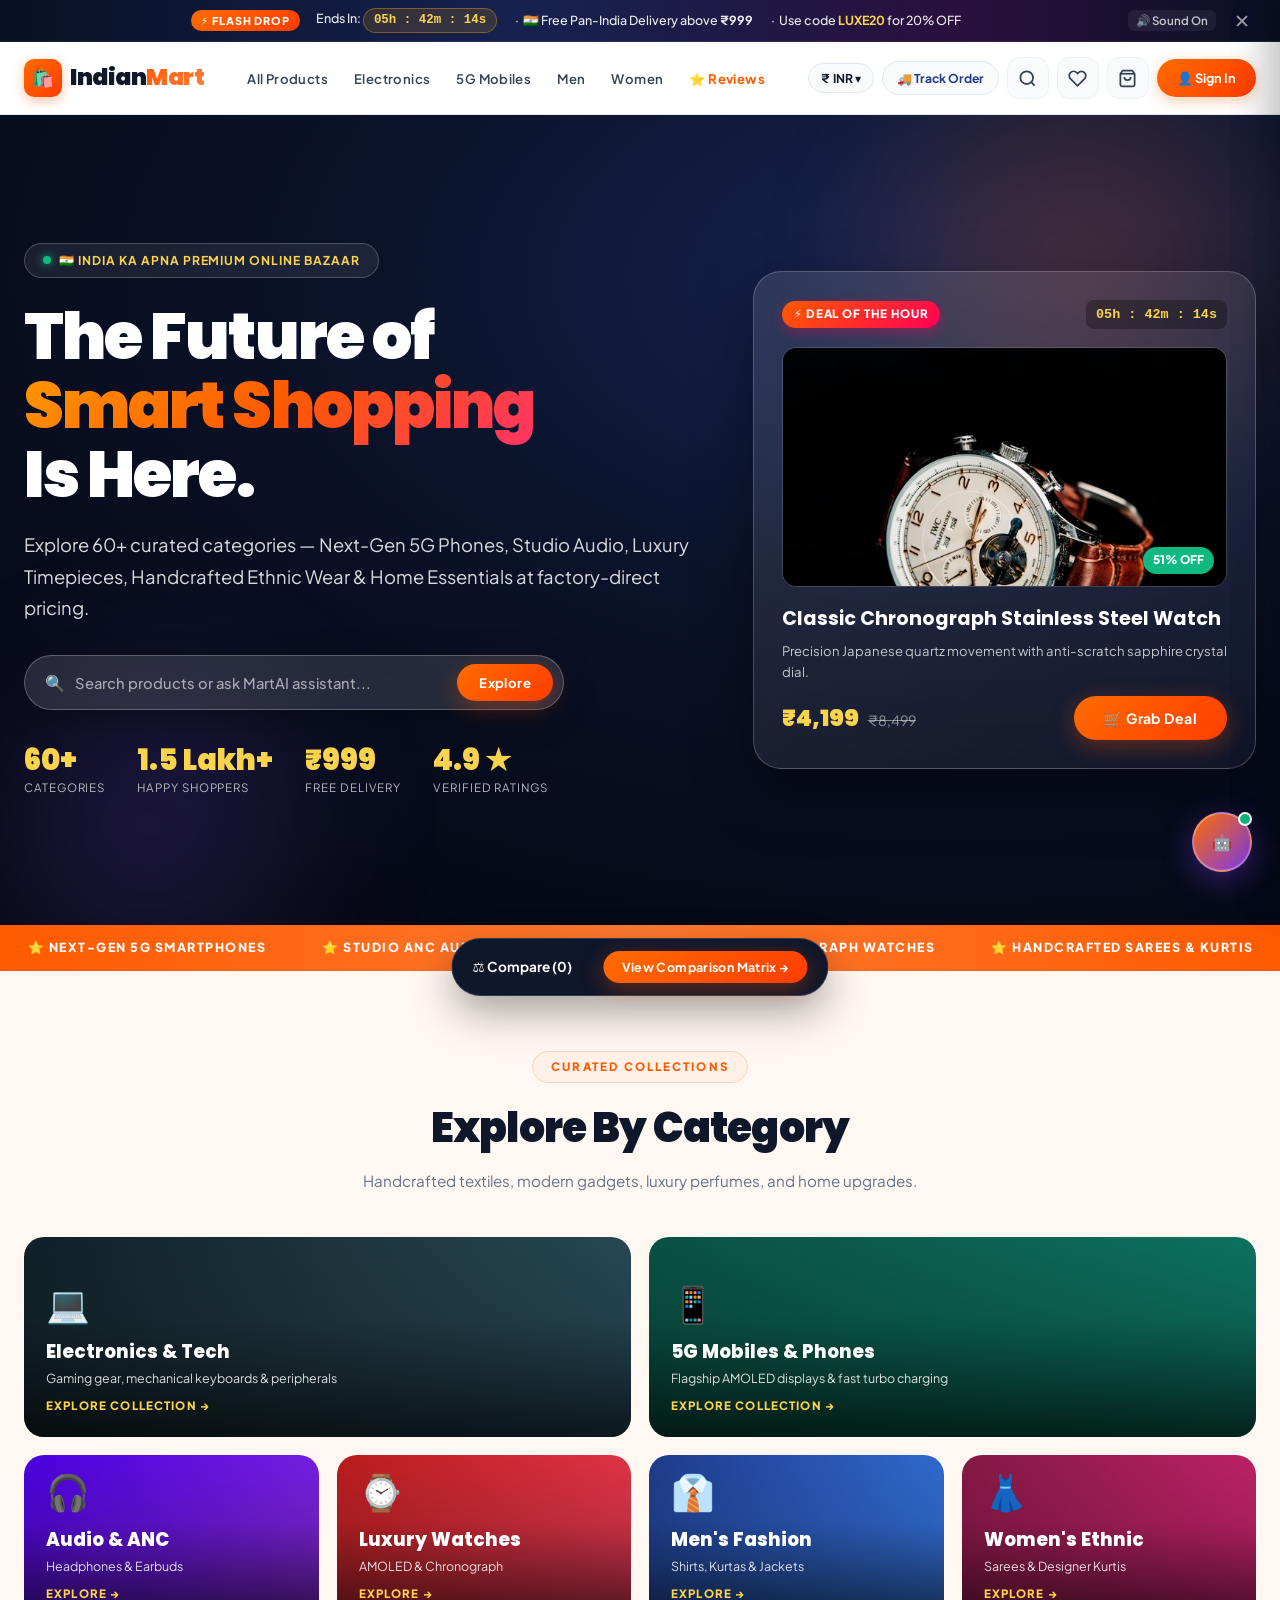
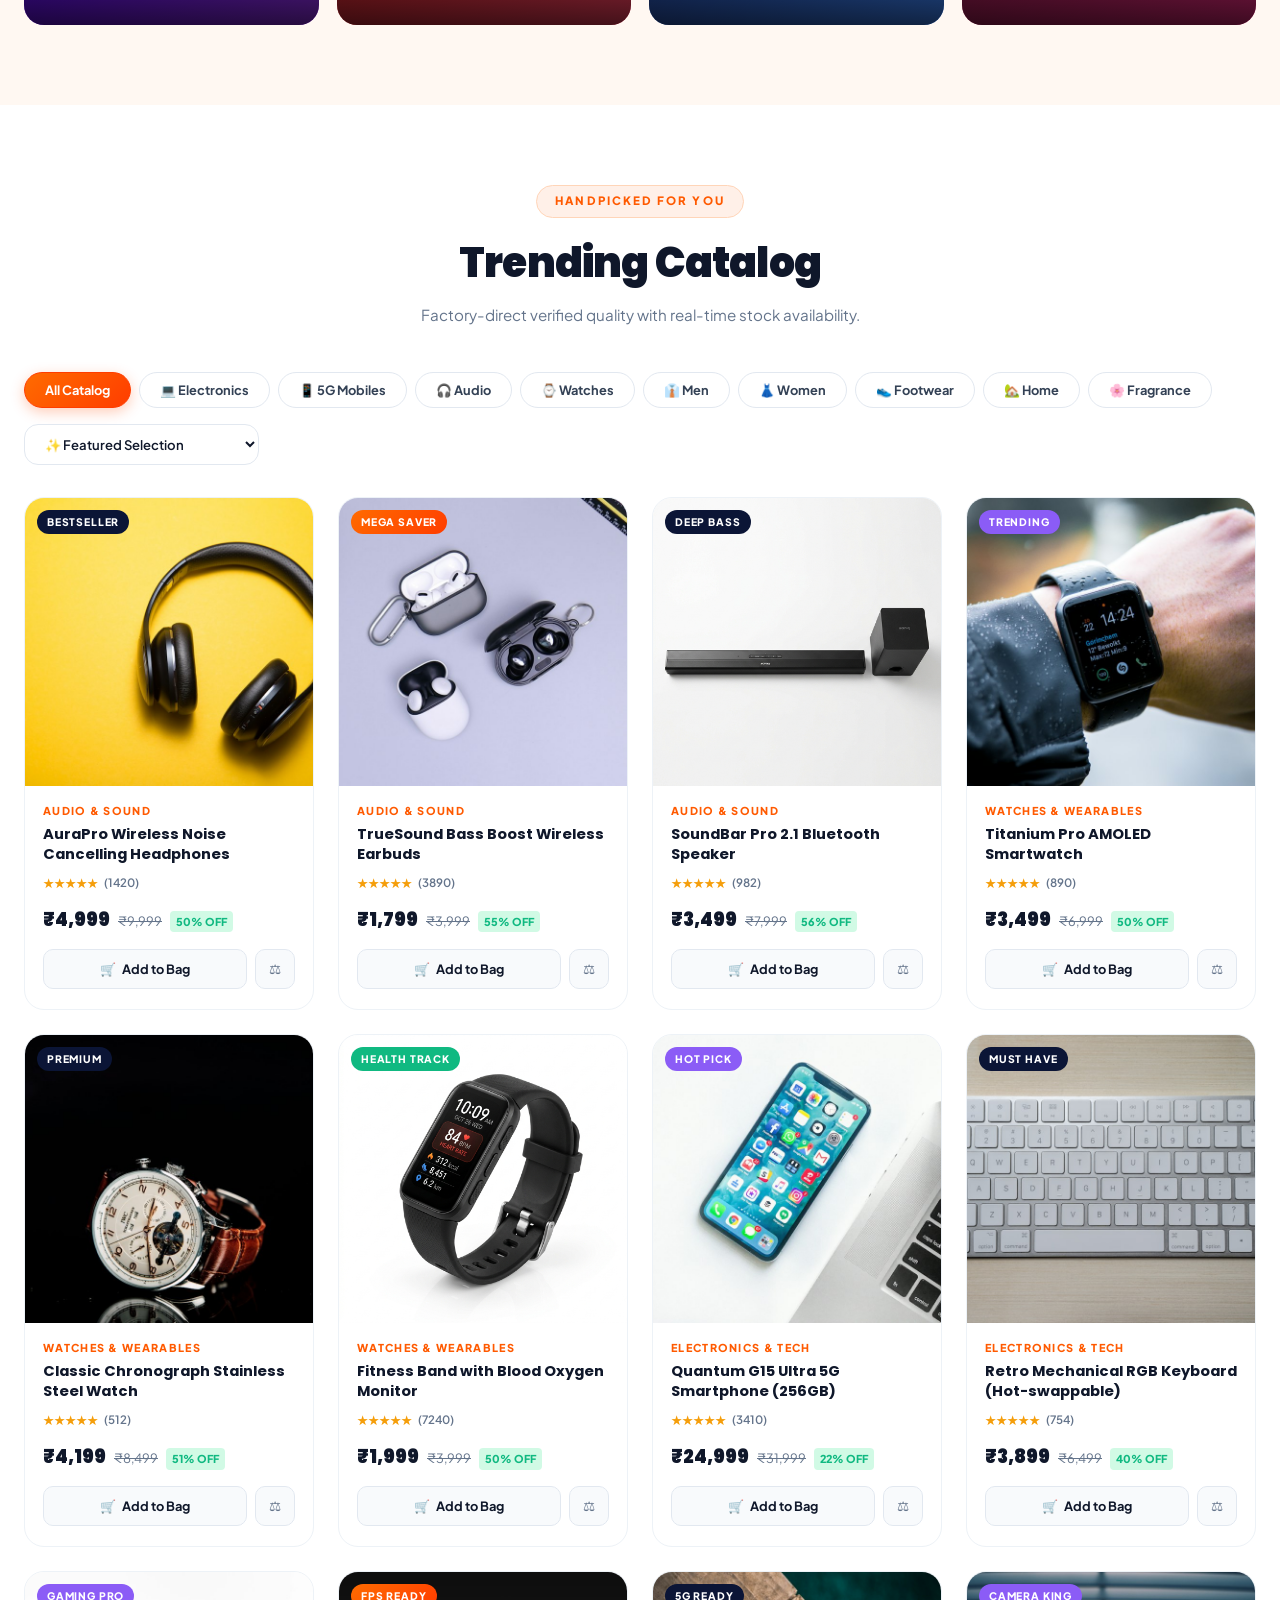
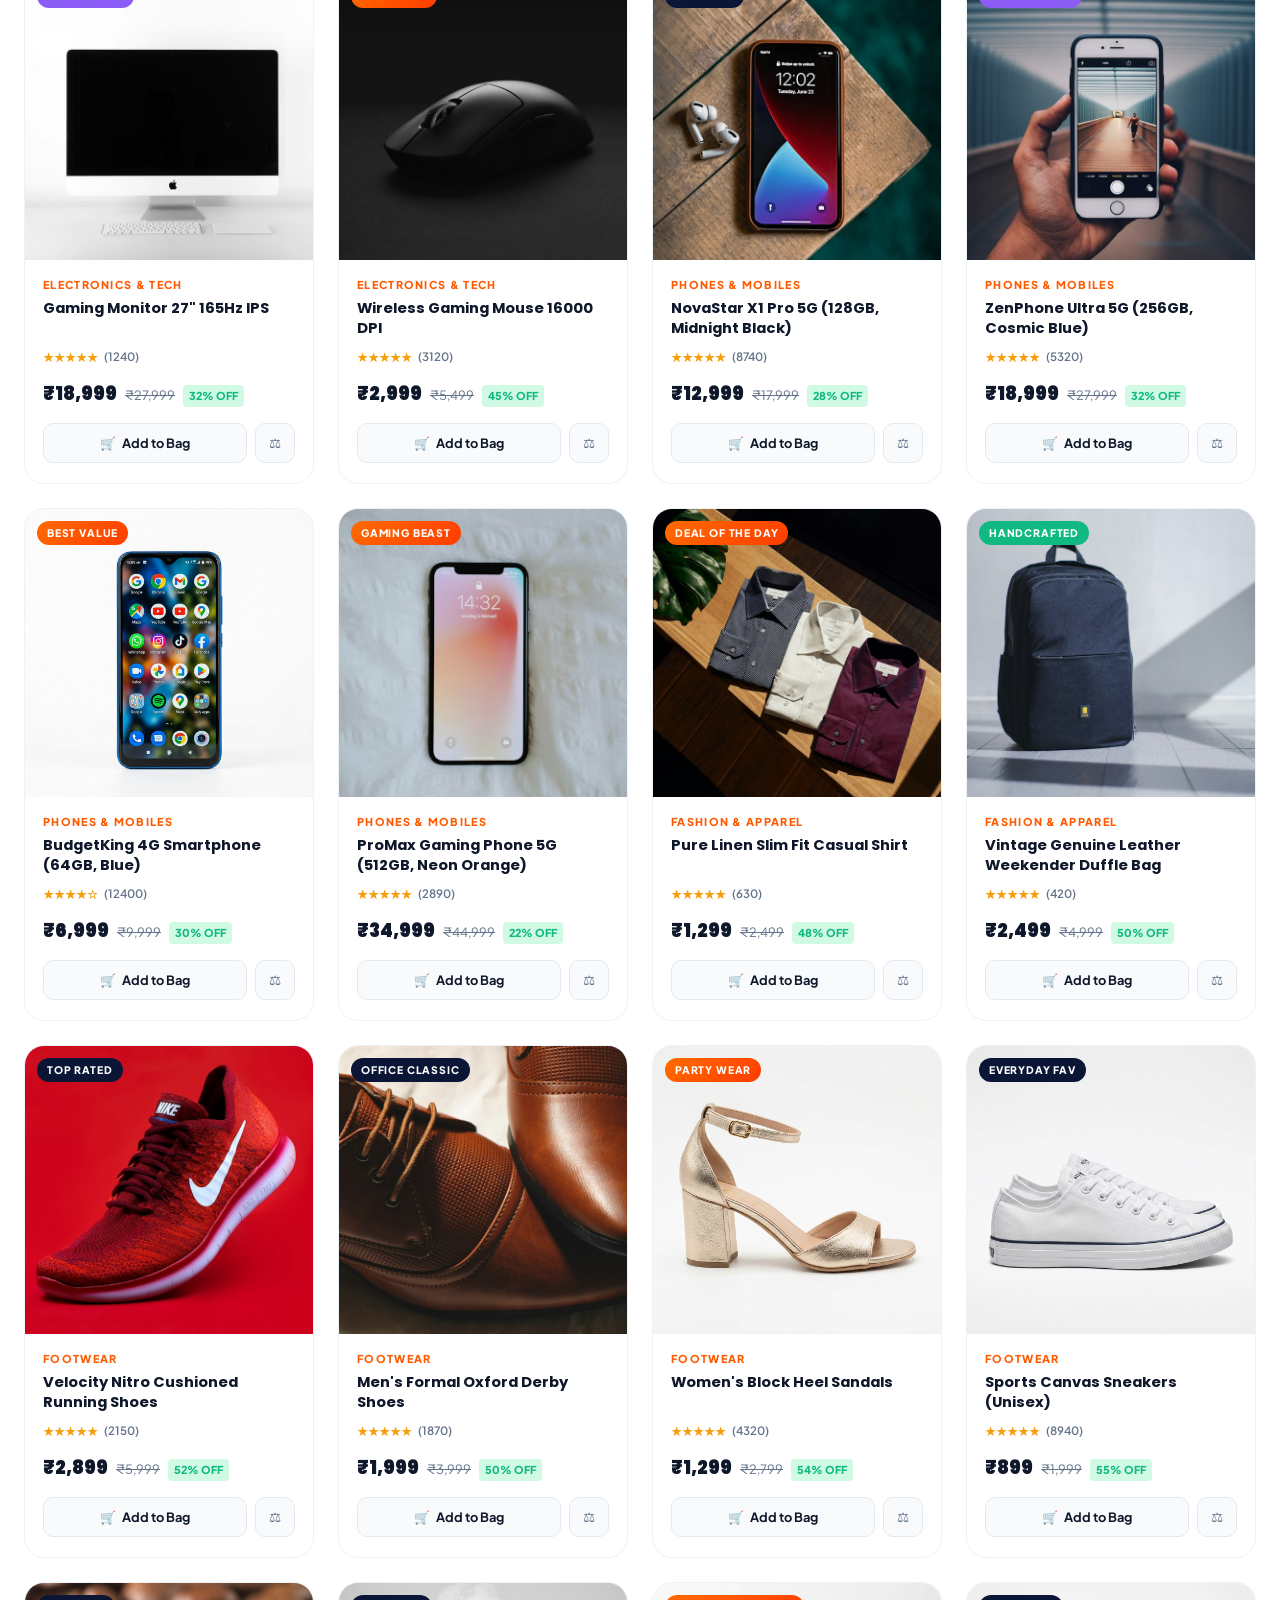
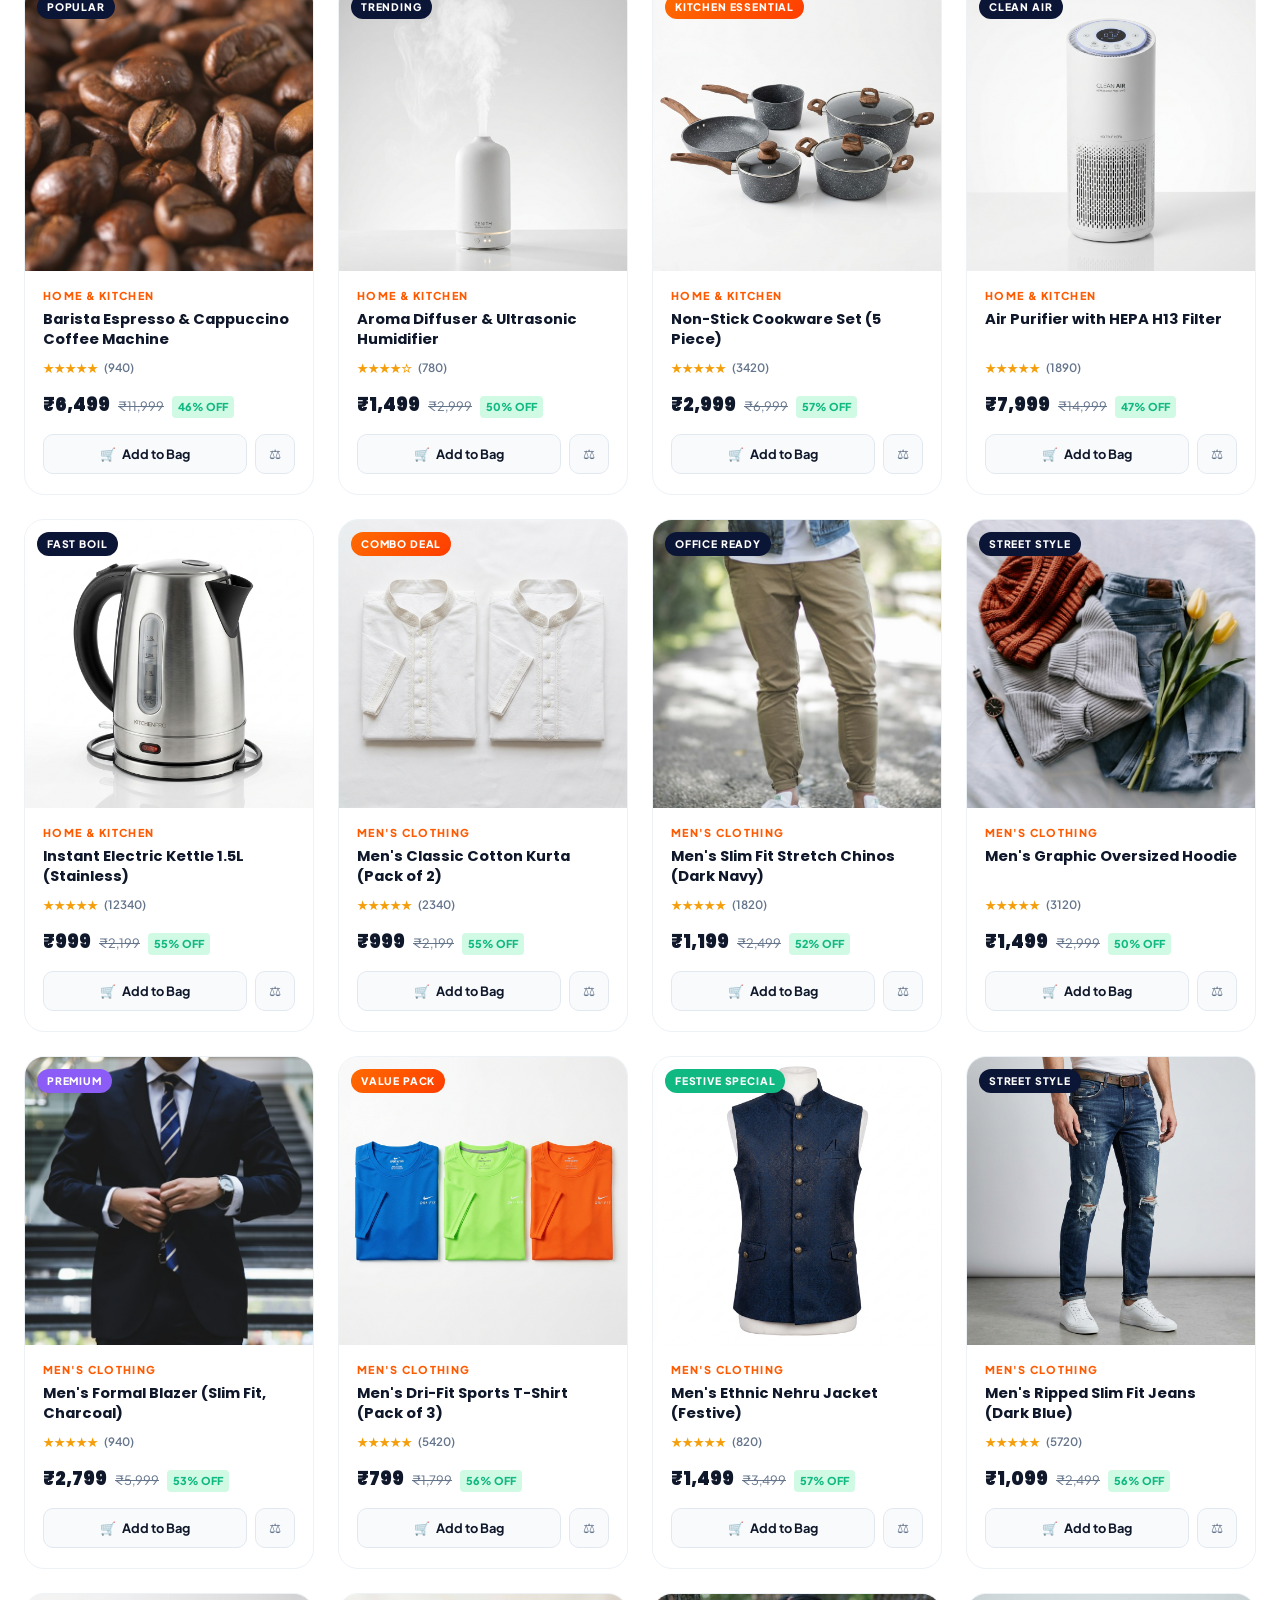
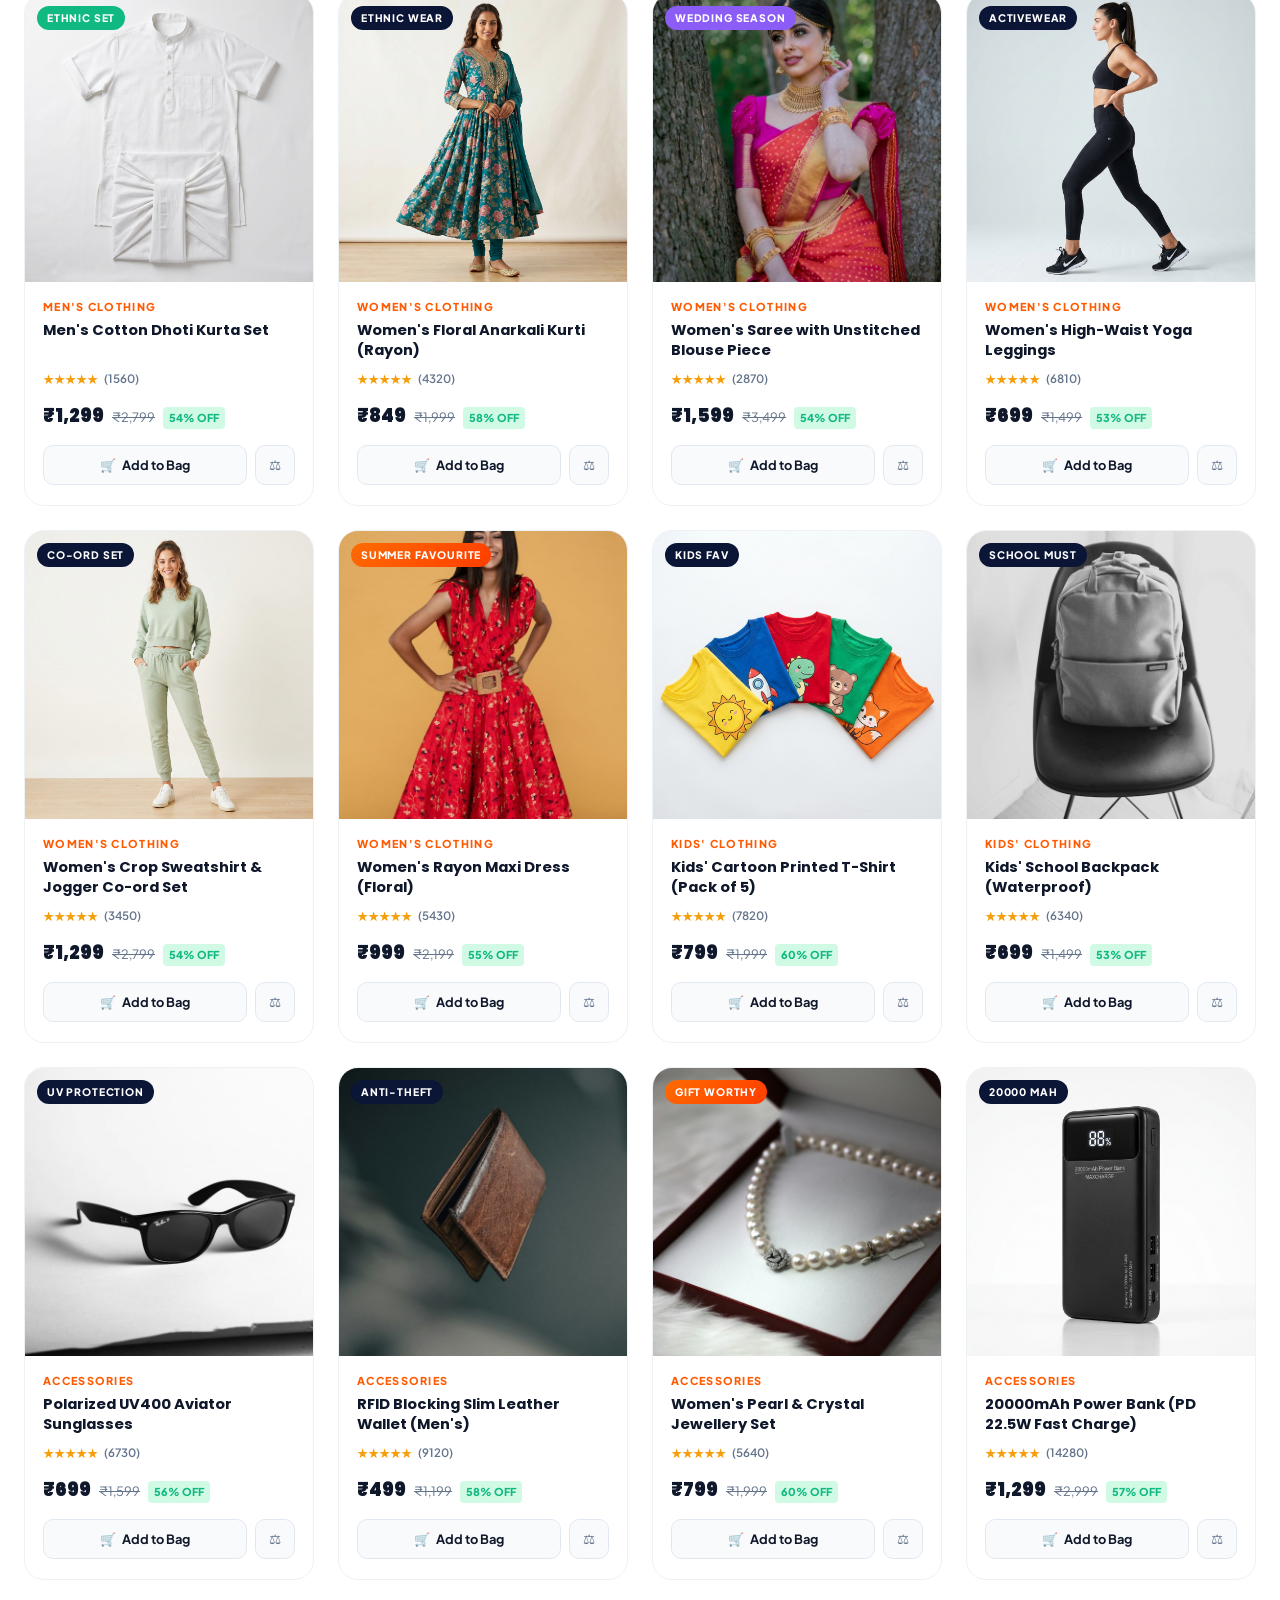
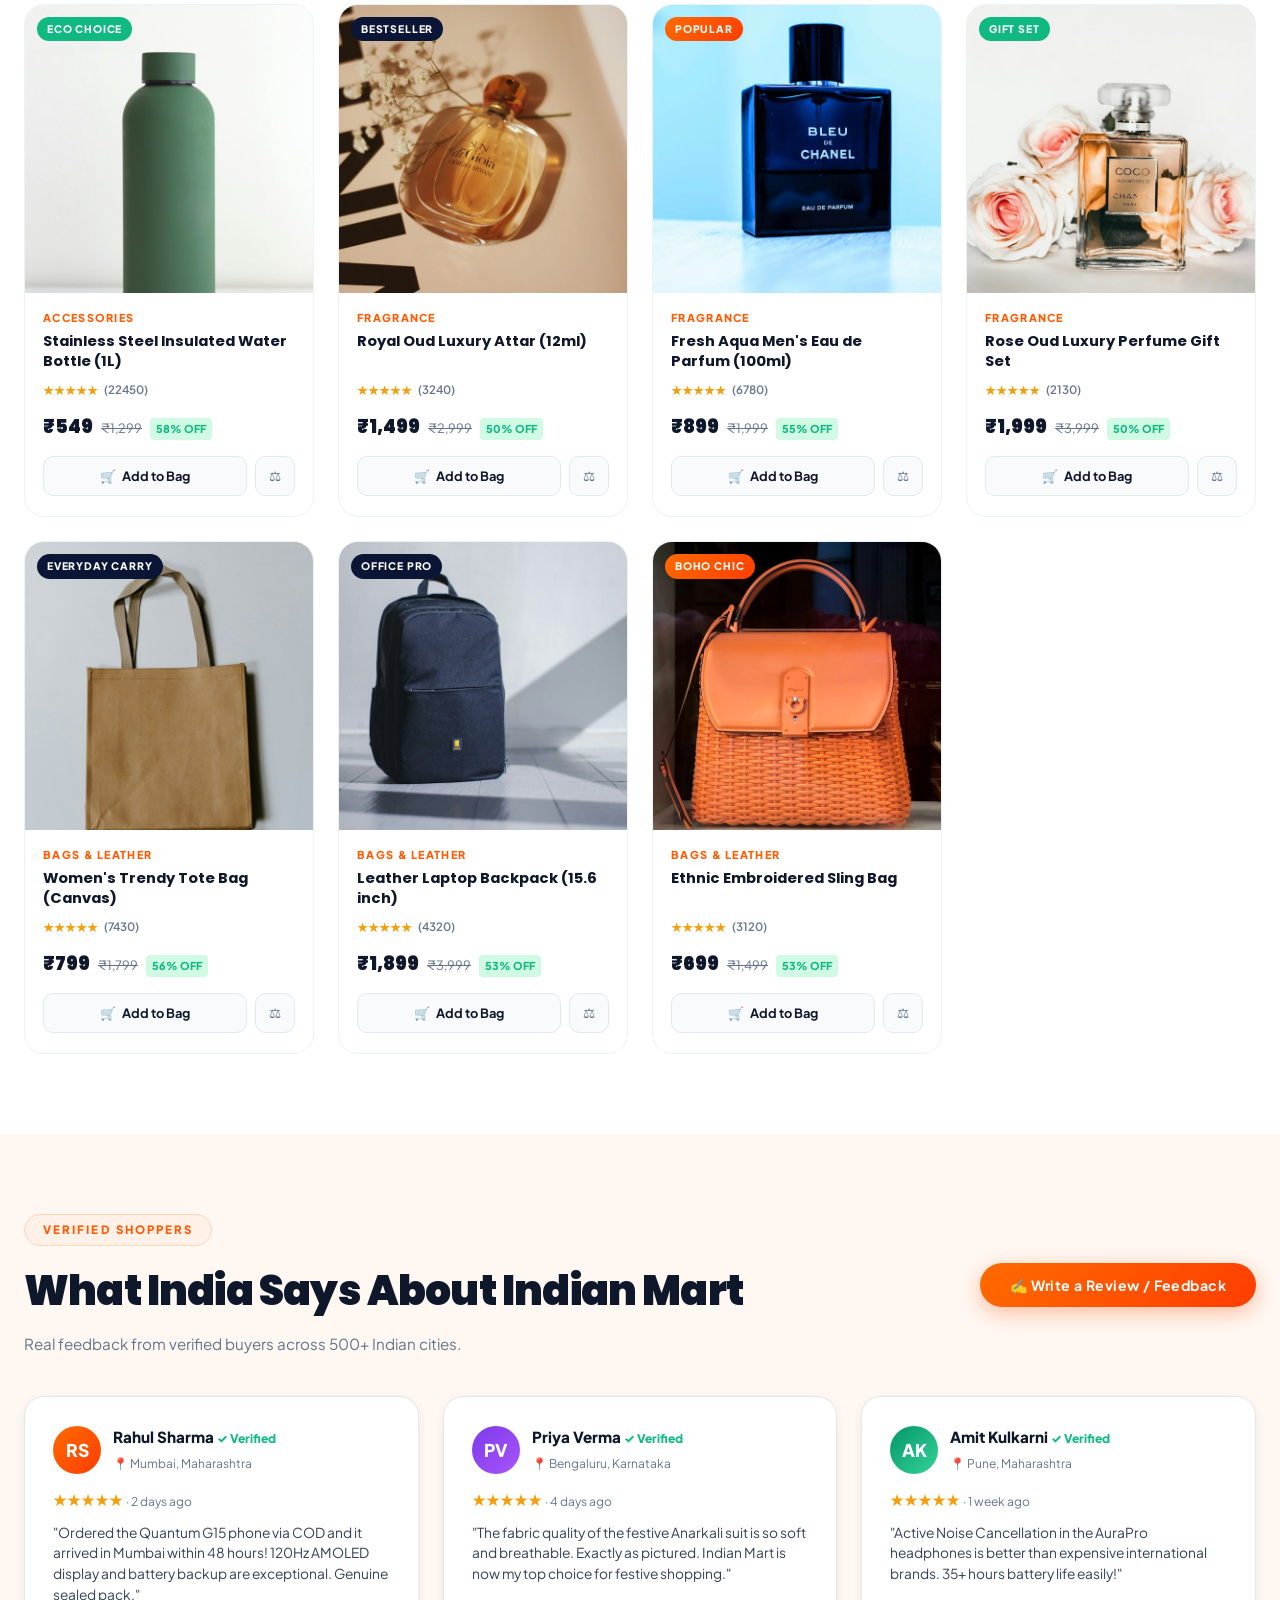
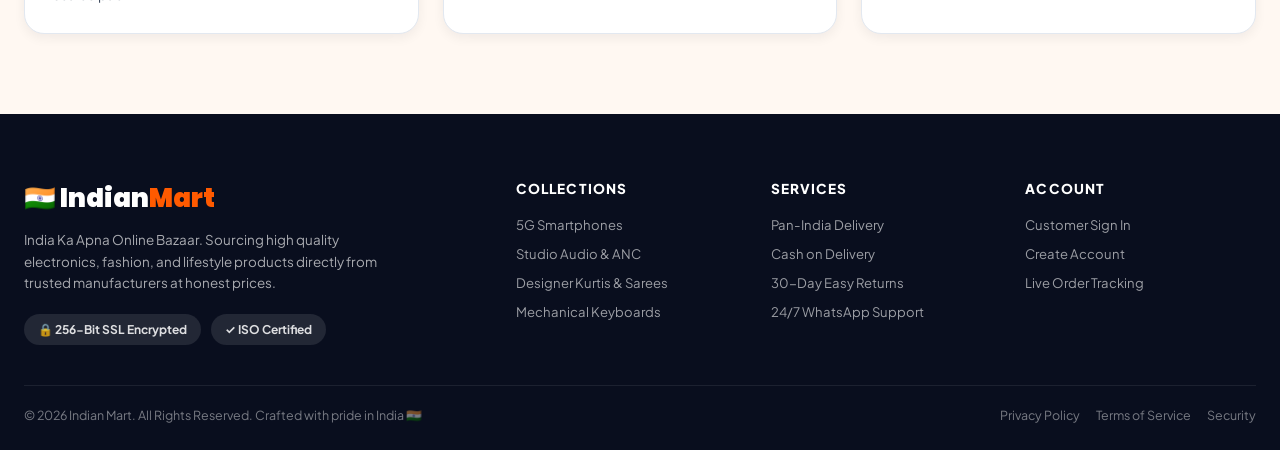
<file: index.html>
<!DOCTYPE html>
<html lang="en">
<head>
  <meta charset="UTF-8">
  <meta name="viewport" content="width=device-width, initial-scale=1.0">
  <title>Indian Mart — India's Premier Online Bazaar | Smart Shopping</title>
  <meta name="description"
    content="Indian Mart: Next-Gen Online Shopping Bazaar. Shop electronics, 5G smartphones, fashion, authentic perfumes, watches & home essentials at factory-direct prices with Free Express Delivery & COD across India.">
  <meta name="keywords"
    content="indian mart, online shopping india, ecommerce, electronics, mobiles, fashion, watches, luxury perfumes, cash on delivery">
  <meta name="author" content="Indian Mart">
  <meta name="robots" content="index, follow">
  <meta name="google-site-verification" content="hiWU_eUD1YzGlp2f0qodFcbTcPsrTjt0hHWXzjXa9OI" />
  <link rel="canonical" href="https://priyanshupanchal.github.io/indianmart/">
  <link rel="sitemap" type="application/xml" title="Sitemap" href="sitemap.xml">

  <!-- Open Graph -->
  <meta property="og:type" content="website">
  <meta property="og:url" content="https://priyanshupanchal.github.io/indianmart/">
  <meta property="og:title" content="Indian Mart — Next-Gen Online Shopping Bazaar">
  <meta property="og:description"
    content="Shop Electronics, Phones, Fashion, Fragrances & Home essentials at unbeatable prices with Instant Cash on Delivery Pan-India.">

  <!-- JSON-LD Structured Data -->
  <script type="application/ld+json">
  {
    "@context": "https://schema.org",
    "@type": "Store",
    "name": "Indian Mart",
    "description": "India's next-generation curated online shopping bazaar with direct factory pricing.",
    "url": "https://priyanshupanchal.github.io/indianmart/",
    "currenciesAccepted": "INR, USD, EUR, AED, GBP",
    "paymentAccepted": "Cash, Credit Card, UPI, Net Banking, EMI, Wallets",
    "priceRange": "₹299 - ₹34999"
  }
  </script>

  <!-- Google Fonts -->
  <link rel="preconnect" href="https://fonts.googleapis.com">
  <link rel="preconnect" href="https://fonts.gstatic.com" crossorigin>
  <link
    href="https://fonts.googleapis.com/css2?family=Plus+Jakarta+Sans:wght@300;400;500;600;700;800&family=Poppins:wght@400;600;700;800;900&family=Inter:wght@400;500;600;700&display=swap"
    rel="stylesheet">

  <link rel="stylesheet" href="style.css">
</head>

<body>

  <!-- ═══ TOP ANNOUNCEMENT BAR ═══ -->
  <div class="announcement-bar" id="announcement-bar">
    <div class="announcement-inner">
      <span class="announcement-badge">⚡ FLASH DROP</span>
      <span>
        Ends In: <strong class="flash-timer-chip"><span class="flash-timer-display">05h : 42m : 18s</span></strong>
      </span>
      <span>&nbsp;·&nbsp; 🇮🇳 Free Pan-India Delivery above <strong>₹999</strong></span>
      <span>&nbsp;·&nbsp; Use code <strong style="color:#FCD34D;">LUXE20</strong> for 20% OFF</span>
    </div>
    <div class="announcement-tools">
      <button class="announcement-tool-btn" id="sound-toggle-btn" title="Toggle Sound FX">🔊 Sound On</button>
      <button class="announcement-close" id="close-announcement" aria-label="Close">✕</button>
    </div>
  </div>

  <!-- ═══ SITE HEADER ═══ -->
  <header class="site-header" id="site-header">
    <div class="header-inner">

      <!-- Brand Logo -->
      <a href="index.html" class="site-logo" id="site-logo">
        <div class="logo-icon-wrap">🛍️</div>
        <span class="logo-text">Indian<span class="logo-accent">Mart</span></span>
      </a>

      <!-- Primary Navigation -->
      <nav class="header-nav">
        <a href="#products" class="nav-link" data-cat="all">All Products</a>
        <a href="#products" class="nav-link" data-cat="electronics">Electronics</a>
        <a href="#products" class="nav-link" data-cat="phones">5G Mobiles</a>
        <a href="#products" class="nav-link" data-cat="men">Men</a>
        <a href="#products" class="nav-link" data-cat="women">Women</a>
        <a href="#customer-reviews" class="nav-link" style="color:#FF5A00;font-weight:700;">⭐ Reviews</a>
      </nav>

      <!-- Header Actions -->
      <div class="header-actions">

        <!-- Multi-Currency Selector -->
        <div class="currency-selector-wrap">
          <button class="currency-select-btn" id="currency-select-btn">
            <span>₹</span> INR ▾
          </button>
          <div class="currency-dropdown" id="currency-dropdown">
            <div class="currency-opt active" data-cur="INR"><span>🇮🇳 INR (₹)</span> <span>₹</span></div>
            <div class="currency-opt" data-cur="USD"><span>🇺🇸 USD ($)</span> <span>$</span></div>
            <div class="currency-opt" data-cur="EUR"><span>🇪🇺 EUR (€)</span> <span>€</span></div>
            <div class="currency-opt" data-cur="AED"><span>🇦🇪 AED (د.إ)</span> <span>AED</span></div>
            <div class="currency-opt" data-cur="GBP"><span>🇬🇧 GBP (£)</span> <span>£</span></div>
          </div>
        </div>

        <!-- Order Tracker Quick Trigger -->
        <button class="header-track-btn" id="open-tracker-btn" title="Track Live Order">
          🚚 Track Order
        </button>

        <!-- Search Icon Button -->
        <button class="icon-btn" id="search-toggle-btn" title="Live Search">
          <svg width="19" height="19" viewBox="0 0 24 24" fill="none" stroke="currentColor" stroke-width="2.2">
            <circle cx="11" cy="11" r="8" />
            <path d="m21 21-4.35-4.35" />
          </svg>
        </button>

        <!-- Wishlist Icon Button -->
        <button class="icon-btn" id="open-wishlist-btn" title="Saved Wishlist">
          <svg width="19" height="19" viewBox="0 0 24 24" fill="none" stroke="currentColor" stroke-width="2.2">
            <path
              d="M20.84 4.61a5.5 5.5 0 0 0-7.78 0L12 5.67l-1.06-1.06a5.5 5.5 0 0 0-7.78 7.78l1.06 1.06L12 21.23l7.78-7.78 1.06-1.06a5.5 5.5 0 0 0 0-7.78z" />
          </svg>
          <span class="btn-badge" id="wishlist-badge">0</span>
        </button>

        <!-- Cart Icon Button -->
        <button class="icon-btn" id="open-cart-btn" title="Shopping Bag">
          <svg width="19" height="19" viewBox="0 0 24 24" fill="none" stroke="currentColor" stroke-width="2.2">
            <path d="M6 2 3 6v14a2 2 0 0 0 2 2h14a2 2 0 0 0 2-2V6l-3-4z" />
            <line x1="3" y1="6" x2="21" y2="6" />
            <path d="M16 10a4 4 0 0 1-8 0" />
          </svg>
          <span class="btn-badge" id="cart-badge">0</span>
        </button>

        <!-- Auth Button -->
        <a href="login.html" class="header-login-btn" id="header-login-link">
          👤 Sign In
        </a>

        <!-- Mobile Menu Hamburger -->
        <button class="hamburger-btn" id="hamburger-btn" aria-label="Open Navigation">
          <span></span><span></span><span></span>
        </button>
      </div>
    </div>
  </header>

  <!-- ═══ LIVE SEARCH OVERLAY ═══ -->
  <div class="search-overlay" id="search-overlay">
    <div class="search-modal-box">
      <div class="search-bar-top">
        <svg width="22" height="22" viewBox="0 0 24 24" fill="none" stroke="currentColor" stroke-width="2.5">
          <circle cx="11" cy="11" r="8" />
          <path d="m21 21-4.35-4.35" />
        </svg>
        <input type="text" id="search-overlay-input" class="search-overlay-input"
          placeholder="Search 60+ categories, 5G smartphones, luxury watches, sarees..." autocomplete="off">
        <button class="search-close-btn" id="search-close-btn">✕</button>
      </div>
      <div class="search-suggestions-container">
        <div class="search-quick-tags">
          <span style="font-size:0.75rem; color:var(--text-3); font-weight:700;">Popular:</span>
          <span class="search-tag"
            onclick="document.getElementById('search-overlay-input').value='Headphones'; document.getElementById('search-overlay-input').dispatchEvent(new Event('input'));">🎧
            Headphones</span>
          <span class="search-tag"
            onclick="document.getElementById('search-overlay-input').value='Smartwatch'; document.getElementById('search-overlay-input').dispatchEvent(new Event('input'));">⌚
            Smartwatches</span>
          <span class="search-tag"
            onclick="document.getElementById('search-overlay-input').value='5G'; document.getElementById('search-overlay-input').dispatchEvent(new Event('input'));">📱
            5G Mobiles</span>
          <span class="search-tag"
            onclick="document.getElementById('search-overlay-input').value='Kurti'; document.getElementById('search-overlay-input').dispatchEvent(new Event('input'));">👗
            Kurtis</span>
        </div>
        <div id="search-results-list">
          <p style="color:var(--text-3); font-size:0.85rem; padding:10px 0;">Start typing to search products in
            real-time...</p>
        </div>
      </div>
    </div>
  </div>

  <main id="main-content">

    <!-- ═══ HERO SECTION ═══ -->
    <section class="hero-section" id="hero">
      <div class="hero-aurora-glow-1"></div>
      <div class="hero-aurora-glow-2"></div>

      <div class="hero-container">

        <!-- Left Hero Content -->
        <div class="hero-content">
          <div class="hero-eyebrow-pill">
            <span></span> 🇮🇳 India Ka Apna Premium Online Bazaar
          </div>

          <h1 class="hero-title">
            The Future of<br>
            <span class="hero-title-highlight">Smart Shopping</span><br>
            Is Here.
          </h1>

          <p class="hero-subtitle">
            Explore 60+ curated categories — Next-Gen 5G Phones, Studio Audio, Luxury Timepieces, Handcrafted Ethnic
            Wear &amp; Home Essentials at factory-direct pricing.
          </p>

          <!-- Instant Hero Search & AI Prompt -->
          <div class="hero-search-bar">
            <span>🔍</span>
            <input type="text" id="hero-search-input" placeholder="Search products or ask MartAI assistant...">
            <button class="btn-primary" style="padding:10px 22px; font-size:0.82rem;"
              onclick="document.getElementById('hero-search-input').dispatchEvent(new KeyboardEvent('keypress', {key:'Enter'}));">Explore</button>
          </div>

          <!-- Trust Counters -->
          <div class="hero-stats-row">
            <div class="hero-stat-item">
              <span class="hero-stat-num">60+</span>
              <span class="hero-stat-lbl">Categories</span>
            </div>
            <div class="hero-stat-item">
              <span class="hero-stat-num">1.5 Lakh+</span>
              <span class="hero-stat-lbl">Happy Shoppers</span>
            </div>
            <div class="hero-stat-item">
              <span class="hero-stat-num">₹999</span>
              <span class="hero-stat-lbl">Free Delivery</span>
            </div>
            <div class="hero-stat-item">
              <span class="hero-stat-num">4.9 ★</span>
              <span class="hero-stat-lbl">Verified Ratings</span>
            </div>
          </div>
        </div>

        <!-- Right Hero Spotlight Deal -->
        <div class="hero-spotlight-wrap">
          <div class="hero-spotlight-card">
            <div class="hero-spotlight-top">
              <span class="spotlight-deal-tag">⚡ DEAL OF THE HOUR</span>
              <span class="spotlight-timer"><span class="flash-timer-display">05h : 42m : 18s</span></span>
            </div>

            <div class="hero-spotlight-img-wrap">
              <img src="images/products/classic_chronograph.jpg" alt="Featured Watch"
                onerror="this.src='images/hero_watch.jpg';">
              <span class="spotlight-save-pill">51% OFF</span>
            </div>

            <h3 class="spotlight-title">Classic Chronograph Stainless Steel Watch</h3>
            <p style="font-size:0.82rem; color:rgba(255,255,255,0.75);">Precision Japanese quartz movement with
              anti-scratch sapphire crystal dial.</p>

            <div class="spotlight-meta">
              <div>
                <span class="spotlight-price">₹4,199</span>
                <span class="spotlight-orig">₹8,499</span>
              </div>
              <button class="btn-primary" onclick="window.imAddToCart('prod-9')">
                🛒 Grab Deal
              </button>
            </div>
          </div>
        </div>

      </div>
    </section>

    <!-- ═══ MARQUEE BAND ═══ -->
    <div class="marquee-band">
      <div class="marquee-track">
        <span>⭐ Next-Gen 5G Smartphones</span>
        <span>⭐ Studio ANC Audio &amp; Soundbars</span>
        <span>⭐ Luxury Chronograph Watches</span>
        <span>⭐ Handcrafted Sarees &amp; Kurtis</span>
        <span>⭐ Pan-India Express Delivery</span>
        <span>⭐ Cash on Delivery Available</span>
        <span>⭐ 30-Day Easy Returns</span>
        <span>⭐ 100% Genuine Certified</span>
        <!-- Duplicate for loop -->
        <span>⭐ Next-Gen 5G Smartphones</span>
        <span>⭐ Studio ANC Audio &amp; Soundbars</span>
        <span>⭐ Luxury Chronograph Watches</span>
        <span>⭐ Handcrafted Sarees &amp; Kurtis</span>
        <span>⭐ Pan-India Express Delivery</span>
        <span>⭐ Cash on Delivery Available</span>
        <span>⭐ 30-Day Easy Returns</span>
        <span>⭐ 100% Genuine Certified</span>
      </div>
    </div>

    <!-- ═══ CATEGORIES SECTION ═══ -->
    <section class="categories-section" id="categories">
      <div class="section-header-wrap">
        <span class="section-pill-tag">Curated Collections</span>
        <h2 class="section-main-heading">Explore By Category</h2>
        <p class="section-sub-text">Handcrafted textiles, modern gadgets, luxury perfumes, and home upgrades.</p>
      </div>

      <div class="categories-grid">
        <div class="category-card cat-featured" onclick="window.location.href='#products'"
          style="background:linear-gradient(135deg,#0F2027,#203A43,#2C5364);">
          <div class="category-card-content">
            <span class="category-icon">💻</span>
            <h3>Electronics &amp; Tech</h3>
            <p>Gaming gear, mechanical keyboards &amp; peripherals</p>
            <span class="category-cta">Explore Collection →</span>
          </div>
        </div>

        <div class="category-card cat-featured" onclick="window.location.href='#products'"
          style="background:linear-gradient(135deg,#0A5043,#0D7C66);">
          <div class="category-card-content">
            <span class="category-icon">📱</span>
            <h3>5G Mobiles &amp; Phones</h3>
            <p>Flagship AMOLED displays &amp; fast turbo charging</p>
            <span class="category-cta">Explore Collection →</span>
          </div>
        </div>

        <div class="category-card" onclick="window.location.href='#products'"
          style="background:linear-gradient(135deg,#4A00E0,#8E2DE2);">
          <div class="category-card-content">
            <span class="category-icon">🎧</span>
            <h3>Audio &amp; ANC</h3>
            <p>Headphones &amp; Earbuds</p>
            <span class="category-cta">Explore →</span>
          </div>
        </div>

        <div class="category-card" onclick="window.location.href='#products'"
          style="background:linear-gradient(135deg,#B91C1C,#F43F5E);">
          <div class="category-card-content">
            <span class="category-icon">⌚</span>
            <h3>Luxury Watches</h3>
            <p>AMOLED &amp; Chronograph</p>
            <span class="category-cta">Explore →</span>
          </div>
        </div>

        <div class="category-card" onclick="window.location.href='#products'"
          style="background:linear-gradient(135deg,#1E3A8A,#3B82F6);">
          <div class="category-card-content">
            <span class="category-icon">👔</span>
            <h3>Men's Fashion</h3>
            <p>Shirts, Kurtas &amp; Jackets</p>
            <span class="category-cta">Explore →</span>
          </div>
        </div>

        <div class="category-card" onclick="window.location.href='#products'"
          style="background:linear-gradient(135deg,#831843,#DB2777);">
          <div class="category-card-content">
            <span class="category-icon">👗</span>
            <h3>Women's Ethnic</h3>
            <p>Sarees &amp; Designer Kurtis</p>
            <span class="category-cta">Explore →</span>
          </div>
        </div>
      </div>
    </section>

    <!-- ═══ PRODUCTS SECTION ═══ -->
    <section class="products-section" id="products">
      <div class="section-header-wrap">
        <span class="section-pill-tag">Handpicked for You</span>
        <h2 class="section-main-heading">Trending Catalog</h2>
        <p class="section-sub-text">Factory-direct verified quality with real-time stock availability.</p>
      </div>

      <!-- Filter pills & Sort -->
      <div class="filter-controls-wrap">
        <div class="filter-pills-row" id="filter-pills-row">
          <button class="filter-pill active" data-cat="all">All Catalog</button>
          <button class="filter-pill" data-cat="electronics">💻 Electronics</button>
          <button class="filter-pill" data-cat="phones">📱 5G Mobiles</button>
          <button class="filter-pill" data-cat="audio">🎧 Audio</button>
          <button class="filter-pill" data-cat="watches">⌚ Watches</button>
          <button class="filter-pill" data-cat="men">👔 Men</button>
          <button class="filter-pill" data-cat="women">👗 Women</button>
          <button class="filter-pill" data-cat="footwear">👟 Footwear</button>
          <button class="filter-pill" data-cat="home">🏡 Home</button>
          <button class="filter-pill" data-cat="fragrance">🌸 Fragrance</button>
        </div>

        <select id="sort-select" class="sort-select">
          <option value="featured">✨ Featured Selection</option>
          <option value="price-asc">💵 Price: Low to High</option>
          <option value="price-desc">💎 Price: High to Low</option>
          <option value="rating">⭐ Top Rated Buyers' Choice</option>
        </select>
      </div>

      <!-- Product Cards Container -->
      <div id="products-grid"></div>
    </section>

    <!-- ═══ CUSTOMER REVIEWS & FEEDBACK ═══ -->
    <section class="reviews-section" id="customer-reviews" style="padding:80px 24px; background:#FFF8F2;">
      <div style="max-width:var(--max-w); margin:0 auto;">

        <div
          style="display:flex; justify-content:space-between; align-items:center; flex-wrap:wrap; gap:20px; margin-bottom:40px;">
          <div>
            <span class="section-pill-tag">Verified Shoppers</span>
            <h2 class="section-main-heading">What India Says About Indian Mart</h2>
            <p class="section-sub-text" style="margin-left:0;">Real feedback from verified buyers across 500+ Indian
              cities.</p>
          </div>
          <button class="btn-primary" id="open-review-modal-btn">
            ✍️ Write a Review / Feedback
          </button>
        </div>

        <!-- Rating Overview Grid -->
        <div style="display:grid; grid-template-columns:repeat(auto-fit, minmax(280px, 1fr)); gap:24px;">
          <div
            style="background:#fff; border-radius:var(--radius-lg); padding:28px; border:1.5px solid var(--border); box-shadow:var(--shadow-sm); display:flex; flex-direction:column; justify-content:space-between;">
            <div>
              <div style="display:flex; align-items:center; gap:12px; margin-bottom:12px;">
                <div
                  style="width:48px; height:48px; border-radius:50%; background:linear-gradient(135deg,#FF6B00,#FF3D00); color:#fff; display:flex; align-items:center; justify-content:center; font-weight:800; font-size:1.1rem;">
                  RS</div>
                <div>
                  <h4 style="font-size:0.95rem; font-weight:800; color:var(--text);">Rahul Sharma <span
                      style="color:#10B981; font-size:0.75rem;">✓ Verified</span></h4>
                  <span style="font-size:0.75rem; color:var(--text-3);">📍 Mumbai, Maharashtra</span>
                </div>
              </div>
              <div style="color:#F59E0B; margin-bottom:10px;">★★★★★ <span
                  style="font-size:0.75rem; color:var(--text-3);">· 2 days ago</span></div>
              <p style="font-size:0.86rem; color:var(--text-2); line-height:1.5;">"Ordered the Quantum G15 phone via COD
                and it arrived in Mumbai within 48 hours! 120Hz AMOLED display and battery backup are exceptional.
                Genuine sealed pack."</p>
            </div>
          </div>

          <div
            style="background:#fff; border-radius:var(--radius-lg); padding:28px; border:1.5px solid var(--border); box-shadow:var(--shadow-sm); display:flex; flex-direction:column; justify-content:space-between;">
            <div>
              <div style="display:flex; align-items:center; gap:12px; margin-bottom:12px;">
                <div
                  style="width:48px; height:48px; border-radius:50%; background:linear-gradient(135deg,#7C3AED,#A855F7); color:#fff; display:flex; align-items:center; justify-content:center; font-weight:800; font-size:1.1rem;">
                  PV</div>
                <div>
                  <h4 style="font-size:0.95rem; font-weight:800; color:var(--text);">Priya Verma <span
                      style="color:#10B981; font-size:0.75rem;">✓ Verified</span></h4>
                  <span style="font-size:0.75rem; color:var(--text-3);">📍 Bengaluru, Karnataka</span>
                </div>
              </div>
              <div style="color:#F59E0B; margin-bottom:10px;">★★★★★ <span
                  style="font-size:0.75rem; color:var(--text-3);">· 4 days ago</span></div>
              <p style="font-size:0.86rem; color:var(--text-2); line-height:1.5;">"The fabric quality of the festive
                Anarkali suit is so soft and breathable. Exactly as pictured. Indian Mart is now my top choice for
                festive shopping."</p>
            </div>
          </div>

          <div
            style="background:#fff; border-radius:var(--radius-lg); padding:28px; border:1.5px solid var(--border); box-shadow:var(--shadow-sm); display:flex; flex-direction:column; justify-content:space-between;">
            <div>
              <div style="display:flex; align-items:center; gap:12px; margin-bottom:12px;">
                <div
                  style="width:48px; height:48px; border-radius:50%; background:linear-gradient(135deg,#059669,#34D399); color:#fff; display:flex; align-items:center; justify-content:center; font-weight:800; font-size:1.1rem;">
                  AK</div>
                <div>
                  <h4 style="font-size:0.95rem; font-weight:800; color:var(--text);">Amit Kulkarni <span
                      style="color:#10B981; font-size:0.75rem;">✓ Verified</span></h4>
                  <span style="font-size:0.75rem; color:var(--text-3);">📍 Pune, Maharashtra</span>
                </div>
              </div>
              <div style="color:#F59E0B; margin-bottom:10px;">★★★★★ <span
                  style="font-size:0.75rem; color:var(--text-3);">· 1 week ago</span></div>
              <p style="font-size:0.86rem; color:var(--text-2); line-height:1.5;">"Active Noise Cancellation in the
                AuraPro headphones is better than expensive international brands. 35+ hours battery life easily!"</p>
            </div>
          </div>
        </div>

      </div>
    </section>

  </main>

  <!-- ═══ FOOTER ═══ -->
  <footer style="background:#090E1E; color:rgba(255,255,255,0.85); padding:64px 24px 24px;">
    <div
      style="max-width:var(--max-w); margin:0 auto; display:grid; grid-template-columns:1.5fr 2.5fr; gap:48px; padding-bottom:40px; border-bottom:1px solid rgba(255,255,255,0.08);">
      <div>
        <div
          style="font-family:'Poppins',sans-serif; font-size:1.6rem; font-weight:900; color:#fff; margin-bottom:10px;">
          🇮🇳 Indian<span style="color:#FF5A00;">Mart</span>
        </div>
        <p
          style="font-size:0.84rem; color:rgba(255,255,255,0.65); line-height:1.6; max-width:380px; margin-bottom:20px;">
          India Ka Apna Online Bazaar. Sourcing high quality electronics, fashion, and lifestyle products directly from
          trusted manufacturers at honest prices.
        </p>
        <div style="display:flex; gap:10px;">
          <span
            style="background:rgba(255,255,255,0.1); padding:6px 14px; border-radius:999px; font-size:0.75rem; font-weight:700;">🔒
            256-Bit SSL Encrypted</span>
          <span
            style="background:rgba(255,255,255,0.1); padding:6px 14px; border-radius:999px; font-size:0.75rem; font-weight:700;">✓
            ISO Certified</span>
        </div>
      </div>

      <div style="display:grid; grid-template-columns:repeat(3, 1fr); gap:24px;">
        <div>
          <h5
            style="color:#fff; font-size:0.85rem; font-weight:800; text-transform:uppercase; letter-spacing:0.08em; margin-bottom:14px;">
            Collections</h5>
          <p style="margin-bottom:8px; font-size:0.82rem; color:rgba(255,255,255,0.6);">5G Smartphones</p>
          <p style="margin-bottom:8px; font-size:0.82rem; color:rgba(255,255,255,0.6);">Studio Audio &amp; ANC</p>
          <p style="margin-bottom:8px; font-size:0.82rem; color:rgba(255,255,255,0.6);">Designer Kurtis &amp; Sarees</p>
          <p style="font-size:0.82rem; color:rgba(255,255,255,0.6);">Mechanical Keyboards</p>
        </div>
        <div>
          <h5
            style="color:#fff; font-size:0.85rem; font-weight:800; text-transform:uppercase; letter-spacing:0.08em; margin-bottom:14px;">
            Services</h5>
          <p style="margin-bottom:8px; font-size:0.82rem; color:rgba(255,255,255,0.6);">Pan-India Delivery</p>
          <p style="margin-bottom:8px; font-size:0.82rem; color:rgba(255,255,255,0.6);">Cash on Delivery</p>
          <p style="margin-bottom:8px; font-size:0.82rem; color:rgba(255,255,255,0.6);">30-Day Easy Returns</p>
          <p style="font-size:0.82rem; color:rgba(255,255,255,0.6);">24/7 WhatsApp Support</p>
        </div>
        <div>
          <h5
            style="color:#fff; font-size:0.85rem; font-weight:800; text-transform:uppercase; letter-spacing:0.08em; margin-bottom:14px;">
            Account</h5>
          <a href="login.html"
            style="display:block; margin-bottom:8px; font-size:0.82rem; color:rgba(255,255,255,0.6);">Customer Sign
            In</a>
          <a href="register.html"
            style="display:block; margin-bottom:8px; font-size:0.82rem; color:rgba(255,255,255,0.6);">Create Account</a>
          <p style="font-size:0.82rem; color:rgba(255,255,255,0.6);"
            onclick="document.getElementById('open-tracker-btn').click();" role="button">Live Order Tracking</p>
        </div>
      </div>
    </div>

    <div
      style="max-width:var(--max-w); margin:20px auto 0; display:flex; justify-content:space-between; align-items:center; flex-wrap:wrap; gap:12px; font-size:0.78rem; color:rgba(255,255,255,0.45);">
      <p>&copy; 2026 Indian Mart. All Rights Reserved. Crafted with pride in India 🇮🇳</p>
      <div style="display:flex; gap:16px;">
        <span>Privacy Policy</span><span>Terms of Service</span><span>Security</span>
      </div>
    </div>
  </footer>

  <!-- ═══ SIDE-BY-SIDE COMPARE FLOATING BAR ═══ -->
  <div class="compare-floating-bar" id="compare-floating-bar">
    <div style="font-size:0.85rem; font-weight:700;">⚖️ Compare <span id="compare-count-text">(0)</span></div>
    <div class="compare-thumbnails" id="compare-thumbnails-container"></div>
    <button class="btn-primary" id="open-compare-btn" style="padding:8px 18px; font-size:0.78rem;">
      View Comparison Matrix →
    </button>
  </div>

  <!-- ═══ SIDE-BY-SIDE COMPARE MODAL ═══ -->
  <div class="compare-modal-overlay" id="compare-modal-overlay">
    <div class="compare-modal-box">
      <div class="compare-modal-header">
        <h3 style="font-family:'Poppins',sans-serif; font-size:1.25rem; font-weight:800;">⚖️ Side-by-Side Product
          Comparison</h3>
        <button class="modal-close-btn" id="close-compare-btn">✕</button>
      </div>
      <div class="compare-matrix-scroll">
        <div class="compare-grid-matrix" id="compare-grid-matrix"></div>
      </div>
    </div>
  </div>

  <!-- ═══ AI SHOPPING ASSISTANT WIDGET ("MartAI") ═══ -->
  <div class="ai-assistant-toggle" id="ai-assistant-toggle" title="Ask MartAI Shopping Assistant">
    <span class="ai-badge-pulse"></span>
    🤖
  </div>

  <div class="ai-chat-window" id="ai-chat-window">
    <div class="ai-chat-header">
      <div class="ai-chat-header-info">
        <div class="ai-avatar">✨</div>
        <div>
          <h4 style="font-size:0.9rem; font-weight:800; margin:0;">MartAI Assistant</h4>
          <span style="font-size:0.7rem; opacity:0.85;">Online · Instant Product Finder</span>
        </div>
      </div>
      <button id="close-ai-btn" style="color:#fff; font-size:1.2rem; cursor:pointer;">✕</button>
    </div>

    <div class="ai-chat-body" id="ai-chat-body">
      <div class="ai-msg bot">
        Namaste! 🙏 I'm your AI personal shopping assistant. Ask me anything or tap below:
      </div>
      <div class="ai-chips-row">
        <button class="ai-chip-btn" data-query="Best 5G smartphones">📱 Top 5G Phones</button>
        <button class="ai-chip-btn" data-query="ANC Noise cancelling headphones">🎧 ANC Audio</button>
        <button class="ai-chip-btn" data-query="Luxury smartwatch with AMOLED">⌚ AMOLED Watches</button>
        <button class="ai-chip-btn" data-query="Festive sarees and kurtis">👗 Festive Ethnic</button>
        <button class="ai-chip-btn" data-query="Best gifts under budget">🎁 Value Deals</button>
      </div>
    </div>

    <div class="ai-chat-footer">
      <input type="text" id="ai-chat-input" class="ai-chat-input" placeholder="Type what you're looking for...">
      <button id="ai-chat-send" class="ai-chat-send">➤</button>
    </div>
  </div>

  <!-- ═══ LIVE SOCIAL PROOF NOTIFICATION ═══ -->
  <div class="social-proof-toast" id="social-proof-toast">
    <img id="sp-img" class="sp-img" src="images/products/quantum_smartphone.jpg" alt="Item">
    <div>
      <div id="sp-text" class="sp-text"><strong>Rahul S.</strong> from Mumbai just bought <strong>Quantum G15 Ultra
          5G</strong></div>
      <div id="sp-time" class="sp-time">Verified Purchase · 2m ago</div>
    </div>
  </div>

  <!-- ═══ LIVE ORDER TRACKER MODAL ═══ -->
  <div class="order-tracker-modal" id="order-tracker-modal">
    <div class="order-tracker-box">
      <button class="modal-close-btn" id="close-tracker-btn">✕</button>

      <div style="display:flex; align-items:center; gap:12px; margin-bottom:6px;">
        <div
          style="width:40px; height:40px; border-radius:10px; background:linear-gradient(135deg,#FF6B00,#FF3D00); color:#fff; display:flex; align-items:center; justify-content:center; font-size:1.2rem;">
          🚚</div>
        <div>
          <h3 style="font-family:'Poppins',sans-serif; font-size:1.35rem; font-weight:800; margin:0;">Live Order &amp;
            Delivery Tracking</h3>
          <p style="font-size:0.82rem; color:var(--text-3); margin:0;">Track live location, courier status, and
            estimated arrival time.</p>
        </div>
      </div>

      <!-- Search / Input Form -->
      <form id="track-order-form" class="tracker-search-form" style="margin-top:20px;">
        <input type="text" id="track-order-input" class="tracker-input-field" required
          placeholder="Enter Customer ID, Order No. (e.g. #IM-88421) or Phone...">
        <button type="submit" class="btn-primary" style="padding:13px 26px;">
          📍 Track Live Location
        </button>
      </form>

      <!-- Quick sample pills -->
      <div style="display:flex; align-items:center; gap:8px; margin-bottom:20px; flex-wrap:wrap;">
        <span style="font-size:0.75rem; color:var(--text-3); font-weight:700;">Try Sample IDs:</span>
        <button type="button" class="search-tag"
          onclick="document.getElementById('track-order-input').value='#IM-88421'; document.getElementById('track-order-form').dispatchEvent(new Event('submit'));">#IM-88421
          (In Transit)</button>
        <button type="button" class="search-tag"
          onclick="document.getElementById('track-order-input').value='CUST-9042'; document.getElementById('track-order-form').dispatchEvent(new Event('submit'));">CUST-9042
          (Out for Delivery)</button>
        <button type="button" class="search-tag"
          onclick="document.getElementById('track-order-input').value='9876543210'; document.getElementById('track-order-form').dispatchEvent(new Event('submit'));">9876543210
          (Mobile)</button>
      </div>

      <!-- Live Tracking Results Container -->
      <div id="tracker-result-box" style="display:none;">

        <!-- Live Status Banner -->
        <div class="tracker-status-banner">
          <div>
            <div style="font-size:0.75rem; opacity:0.8; font-weight:700;">TRACKING ID / REF:</div>
            <div id="tracker-order-id-display"
              style="font-family:'Poppins',sans-serif; font-size:1.25rem; font-weight:900; color:#FCD34D;">#IM-88421
            </div>
            <div id="tracker-order-date" style="font-size:0.74rem; opacity:0.85; margin-top:2px;">Ordered on: Today ·
              Cash on Delivery</div>
          </div>
          <div style="text-align:right;">
            <div class="tracker-live-pulse-badge" id="tracker-status-badge">
              <span style="display:inline-block; width:8px; height:8px; border-radius:50%; background:#10B981;"></span>
              <span id="tracker-status-text">IN TRANSIT — ON SCHEDULE</span>
            </div>
            <div id="tracker-eta-text" style="font-size:0.92rem; font-weight:800; color:#fff; margin-top:6px;">Arriving
              Tomorrow by 2:30 PM</div>
          </div>
        </div>

        <!-- Ordered Product Preview Card -->
        <div class="tracker-order-item-card" id="tracker-item-preview">
          <img class="tracker-order-img" id="tracker-prod-img" src="images/products/quantum_smartphone.jpg"
            alt="Product">
          <div style="flex:1;">
            <span
              style="font-size:0.68rem; font-weight:800; color:var(--orange); letter-spacing:0.08em; text-transform:uppercase;">Ordered
              Item</span>
            <h4 id="tracker-prod-name"
              style="font-family:'Poppins',sans-serif; font-size:0.95rem; font-weight:700; color:var(--text); margin:2px 0;">
              Quantum G15 Ultra 5G (256GB, Midnight Black)</h4>
            <div style="font-size:0.82rem; color:var(--text-3);">
              Qty: 1 · Amount: <strong id="tracker-prod-price" style="color:var(--text);">₹24,999</strong> · Payment:
              <span style="color:#10B981; font-weight:700;">COD Verified</span>
            </div>
          </div>
        </div>

        <!-- 5-Stage Visual Stepper -->
        <div class="tracker-timeline">
          <div class="tracker-timeline-progress" id="tracker-progress-bar" style="width: 75%;"></div>
          <div class="tracker-step completed" id="step-1">
            <div class="tracker-step-icon">✓</div>
            <span class="tracker-step-label">Order Placed</span>
            <span class="tracker-step-time">Confirmed</span>
          </div>
          <div class="tracker-step completed" id="step-2">
            <div class="tracker-step-icon">✓</div>
            <span class="tracker-step-label">Packed</span>
            <span class="tracker-step-time">QC Passed</span>
          </div>
          <div class="tracker-step completed" id="step-3">
            <div class="tracker-step-icon">✓</div>
            <span class="tracker-step-label">Dispatched</span>
            <span class="tracker-step-time">Air Cargo</span>
          </div>
          <div class="tracker-step active" id="step-4">
            <div class="tracker-step-icon">🚚</div>
            <span class="tracker-step-label">In Transit</span>
            <span class="tracker-step-time" id="step-4-time">Regional Hub</span>
          </div>
          <div class="tracker-step" id="step-5">
            <div class="tracker-step-icon">📦</div>
            <span class="tracker-step-label">Delivered</span>
            <span class="tracker-step-time">At Doorstep</span>
          </div>
        </div>

        <!-- Live Location Checkpoint Box -->
        <div class="tracker-hub-card">
          <div style="font-size:1.6rem; line-height:1;">📍</div>
          <div style="flex:1;">
            <div
              style="font-size:0.75rem; font-weight:800; color:var(--orange); text-transform:uppercase; letter-spacing:0.08em;">
              Current Live Location</div>
            <h4 id="tracker-current-hub" style="font-size:0.95rem; font-weight:800; color:#1A0A00; margin:3px 0;">
              Bhiwandi Central Logistics Hub, Maharashtra
            </h4>
            <p id="tracker-hub-desc" style="font-size:0.82rem; color:var(--text-2); margin:0; line-height:1.45;">
              Shipment processed and loaded into local express dispatch container. Next stop: Local Courier Delivery
              Center in your city.
            </p>
          </div>
        </div>

        <!-- Activity Log Accordion -->
        <div class="tracker-logs-accordion">
          <div class="tracker-log-header">
            <span>📋 Live Shipment Activity Checkpoints</span>
            <span style="color:#10B981; font-weight:700;">🟢 Live Connected</span>
          </div>
          <div class="tracker-log-list" id="tracker-logs-container">
            <!-- Dynamic Logs injected by app.js -->
          </div>
        </div>

        <!-- Delivery Courier Agent Details -->
        <div class="tracker-courier-card">
          <div style="display:flex; align-items:center; gap:10px;">
            <span style="font-size:1.3rem;">🛡️</span>
            <div>
              <strong style="color:var(--text);">BlueDart Express Logistics (AWB: #BD-982341772IN)</strong>
              <div style="font-size:0.72rem; color:var(--text-3);">Delivery Executive: Ramesh Kumar (OTP will be sent
                before delivery)</div>
            </div>
          </div>
          <button class="btn-primary" style="padding:7px 14px; font-size:0.75rem;"
            onclick="alert('SMS & WhatsApp notification alert enabled for this order!');">
            🔔 Get SMS Updates
          </button>
        </div>

      </div>
    </div>
  </div>

  <!-- ═══ SHOPPING CART DRAWER ═══ -->
  <div class="drawer-overlay" id="cart-overlay"></div>
  <aside class="cart-drawer" id="cart-drawer">
    <div class="drawer-header">
      <h3>Your Bag <span id="cart-count-text">(0)</span></h3>
      <button class="drawer-close-btn" id="close-cart-btn">✕</button>
    </div>

    <!-- Free Delivery Progress Tracker -->
    <div class="free-shipping-bar-wrap">
      <div class="free-shipping-text" id="shipping-progress-text">Add ₹999 for FREE Delivery!</div>
      <div class="free-shipping-progress-track">
        <div class="free-shipping-progress-fill" id="shipping-progress-fill" style="width: 0%;"></div>
      </div>
    </div>

    <div class="cart-items" id="cart-items-container">
      <div class="cart-empty" id="cart-empty-state" style="text-align:center; padding:60px 20px;">
        <div style="font-size:3.5rem; margin-bottom:12px;">🛒</div>
        <h4 style="font-family:'Poppins',sans-serif; font-size:1.15rem; font-weight:700;">Your bag is empty</h4>
        <p style="font-size:0.85rem; color:var(--text-3); margin-top:6px;">Explore our trending products with verified
          quality.</p>
        <button class="btn-primary"
          onclick="document.getElementById('close-cart-btn').click(); window.location.href='#products';"
          style="margin-top:16px;">
          Start Shopping
        </button>
      </div>
    </div>

    <div class="cart-footer" id="cart-footer" style="display:none;">

      <!-- Promo Chips -->
      <div class="coupon-chips-row">
        <span style="font-size:0.72rem; color:var(--text-3); font-weight:700;">Coupons:</span>
        <span class="coupon-chip-pill" data-code="LUXE20">⚡ LUXE20 (20% OFF)</span>
        <span class="coupon-chip-pill" data-code="WELCOME15">🎁 WELCOME15 (15% OFF)</span>
        <span class="coupon-chip-pill" data-code="MEGA500">💰 MEGA500 (₹500 OFF)</span>
      </div>

      <div class="coupon-input-group">
        <input type="text" class="coupon-input" id="coupon-input" placeholder="Promo code (LUXE20)">
        <button class="btn-primary" id="apply-coupon-btn" style="padding:10px 18px; font-size:0.78rem;">Apply</button>
      </div>

      <div class="summary-row">
        <span>Subtotal</span>
        <span id="cart-subtotal">₹0</span>
      </div>
      <div class="summary-row" id="discount-row" style="display:none; color:#10B981; font-weight:700;">
        <span>Promo Discount</span>
        <span id="discount-amount">-₹0</span>
      </div>
      <div class="summary-row total-row">
        <span>Total Payable</span>
        <span id="cart-total" style="color:var(--orange);">₹0</span>
      </div>

      <div class="cart-actions-grid">
        <button class="btn-primary" id="checkout-btn" onclick="window.location.href='login.html'">
          Proceed to Checkout 🔒
        </button>
        <button class="btn-whatsapp-order" id="whatsapp-order-btn" title="Order directly via WhatsApp">
          💬 WhatsApp
        </button>
      </div>

      <p style="text-align:center; font-size:0.72rem; color:var(--text-3); margin-top:10px;">
        🔒 256-Bit SSL Encrypted &amp; Pan-India COD Available
      </p>
    </div>
  </aside>

  <!-- ═══ WISHLIST DRAWER ═══ -->
  <div class="drawer-overlay" id="wishlist-overlay"></div>
  <aside class="wishlist-drawer" id="wishlist-drawer">
    <div class="drawer-header">
      <h3>Saved Wishlist <span id="wishlist-count-text">(0)</span></h3>
      <button class="drawer-close-btn" id="close-wishlist-btn">✕</button>
    </div>
    <div class="wishlist-items" id="wishlist-items-container">
      <div class="cart-empty" id="wishlist-empty-state" style="text-align:center; padding:60px 20px;">
        <div style="font-size:3.5rem; margin-bottom:12px;">❤️</div>
        <h4 style="font-family:'Poppins',sans-serif; font-size:1.15rem; font-weight:700;">Your wishlist is empty</h4>
        <p style="font-size:0.85rem; color:var(--text-3); margin-top:6px;">Tap the heart icon on any product to save it
          here.</p>
      </div>
    </div>
  </aside>

  <!-- ═══ QUICK VIEW MODAL ═══ -->
  <div class="modal-overlay" id="quickview-overlay">
    <div class="quickview-modal" id="quickview-modal">
      <button class="modal-close-btn" id="close-quickview-btn">✕</button>
      <div class="quickview-inner" id="quickview-inner"></div>
    </div>
  </div>

  <!-- ═══ TOAST NOTIFICATIONS ═══ -->
  <div class="toast-container" id="toast-container"></div>

  <!-- SCRIPTS -->
  <script src="products.js"></script>
  <script src="app.js"></script>

  <!-- User state restore -->
  <script>
    window.addEventListener('DOMContentLoaded', () => {
      const raw = localStorage.getItem('im_user') || sessionStorage.getItem('im_user');
      const btn = document.getElementById('header-login-link');
      if (raw && btn) {
        try {
          const user = JSON.parse(raw);
          if (user && user.loggedIn && user.name) {
            btn.innerHTML = `👤 ${user.name.split(' ')[0]}`;
            btn.href = '#';
            btn.style.background = 'linear-gradient(135deg, #10B981, #059669)';
            btn.onclick = (e) => {
              e.preventDefault();
              if (confirm('Do you wish to Sign Out?')) {
                localStorage.removeItem('im_user');
                sessionStorage.removeItem('im_user');
                location.reload();
              }
            };
          }
        } catch (e) { }
      }
    });
  </script>
</body>

</html>
</file>
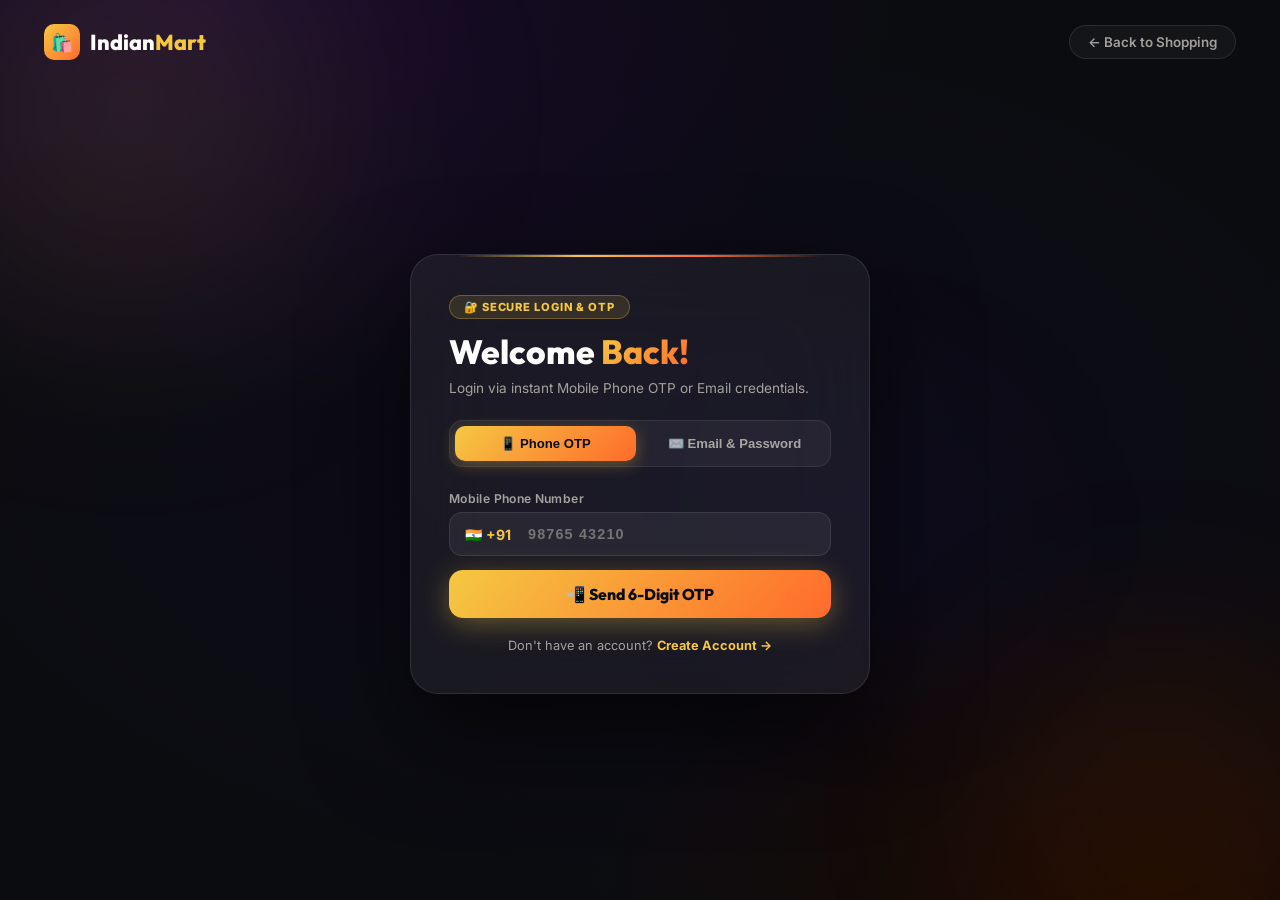
<file: login.html>
<!DOCTYPE html>
<html lang="en">
<head>
  <meta charset="UTF-8">
  <meta name="viewport" content="width=device-width, initial-scale=1.0">
  <title>Sign In &amp; Phone OTP — Indian Mart</title>
  <meta name="description" content="Sign in to Indian Mart via Phone OTP or Email — India's premier online shopping destination.">
  <link rel="preconnect" href="https://fonts.googleapis.com">
  <link rel="preconnect" href="https://fonts.gstatic.com" crossorigin>
  <link href="https://fonts.googleapis.com/css2?family=Outfit:wght@300;400;500;600;700;800;900&family=Inter:wght@300;400;500;600;700&display=swap" rel="stylesheet">
  <style>
    /* ── RESET & ROOT ────────────────────────────────────────────── */
    *, *::before, *::after { box-sizing: border-box; margin: 0; padding: 0; }
    :root {
      --gold:    #F5C842;
      --gold-2:  #E8A020;
      --orange:  #FF6B2B;
      --cream:   #FDF8EF;
      --dark:    #0B0C10;
      --dark-2:  #13141A;
      --glass:   rgba(255,255,255,0.06);
      --glass-b: rgba(255,255,255,0.1);
      --text:    #F0EBE0;
      --text-2:  rgba(240,235,224,0.65);
      --red:     #FF4D6D;
      --green:   #06D6A0;
      --radius:  18px;
      --ease:    cubic-bezier(0.16,1,0.3,1);
    }
    html { font-size: 16px; -webkit-font-smoothing: antialiased; }
    body {
      font-family: 'Inter', system-ui, sans-serif;
      background: var(--dark);
      color: var(--text);
      min-height: 100dvh;
      overflow-x: hidden;
    }

    /* ── ANIMATED BACKGROUND ─────────────────────────────────────── */
    .bg {
      position: fixed; inset: 0; z-index: 0; overflow: hidden;
      background: radial-gradient(ellipse 100% 80% at 15% 0%, #1a0a2e 0%, transparent 55%),
                  radial-gradient(ellipse 80% 70% at 90% 100%, #1c0a00 0%, transparent 55%),
                  radial-gradient(ellipse 60% 50% at 50% 50%, #0d0b1a 0%, transparent 100%),
                  #0B0C10;
    }
    .blob {
      position: absolute; border-radius: 50%;
      filter: blur(100px); pointer-events: none;
      animation: blobDrift ease-in-out infinite alternate;
    }
    .blob-1 { width:620px;height:620px;top:-200px;left:-180px;background:radial-gradient(circle,rgba(245,200,66,.14),transparent 68%);animation-duration:12s; }
    .blob-2 { width:480px;height:480px;bottom:-150px;right:-120px;background:radial-gradient(circle,rgba(255,107,43,.1),transparent 68%);animation-duration:15s;animation-delay:-5s; }
    .blob-3 { width:340px;height:340px;top:40%;left:55%;background:radial-gradient(circle,rgba(100,60,255,.08),transparent 68%);animation-duration:18s;animation-delay:-9s; }
    @keyframes blobDrift { from{transform:translate(0,0) scale(1)} to{transform:translate(30px,20px) scale(1.06)} }
    .sparkle { position: absolute; border-radius: 50%; pointer-events:none; animation: sparkleFly linear infinite; }
    @keyframes sparkleFly { 0%{transform:translateY(105vh);opacity:0} 10%{opacity:1} 90%{opacity:.6} 100%{transform:translateY(-5vh);opacity:0} }

    /* ── HEADER ─────────────────────────────────────────────────── */
    .page-header {
      position: relative; z-index: 10;
      display: flex; align-items: center; justify-content: space-between;
      padding: 24px 44px;
    }
    .logo {
      display: flex; align-items: center; gap: 10px; text-decoration: none;
      font-family: 'Outfit', sans-serif; font-size: 1.35rem; font-weight: 800; color: #fff;
    }
    .logo-mark {
      width: 36px; height: 36px; border-radius: 10px;
      background: linear-gradient(135deg, var(--gold), var(--orange));
      display: flex; align-items: center; justify-content: center; font-size: 18px;
    }
    .logo-text em { color: var(--gold); font-style: normal; }
    .header-back {
      display: flex; align-items: center; gap: 6px; text-decoration: none; color: var(--text-2);
      font-size: .84rem; font-weight: 600; padding: 8px 18px; border-radius: 999px;
      border: 1px solid rgba(255,255,255,.1); background: rgba(255,255,255,.04);
      backdrop-filter: blur(12px); transition: all .25s;
    }
    .header-back:hover { color: #fff; border-color: var(--gold); background: rgba(245,200,66,.1); }

    /* ── AUTH CARD ──────────────────────────────────────────────── */
    .auth-wrap {
      position: relative; z-index: 10;
      display: flex; align-items: center; justify-content: center;
      min-height: calc(100dvh - 120px); padding: 20px;
    }
    .card {
      width: 100%; max-width: 460px;
      background: var(--glass);
      border: 1.5px solid rgba(255,255,255,.1);
      border-radius: 28px; padding: 40px 38px;
      backdrop-filter: blur(48px); -webkit-backdrop-filter: blur(48px);
      box-shadow: 0 40px 100px rgba(0,0,0,.65);
      position: relative; overflow: hidden;
    }
    .card::before {
      content:''; position:absolute; top:0; left:10%; right:10%; height:2px;
      background: linear-gradient(90deg,transparent,var(--gold),var(--orange),transparent);
    }
    .badge {
      display: inline-flex; align-items: center; gap: 6px;
      background: rgba(245,200,66,.12); border: 1px solid rgba(245,200,66,.3);
      color: var(--gold); font-size: .7rem; font-weight: 800; letter-spacing: .08em;
      text-transform: uppercase; padding: 4px 14px; border-radius: 999px; margin-bottom: 14px;
    }
    .card-title {
      font-family: 'Outfit', sans-serif; font-size: 2.1rem; font-weight: 800;
      line-height: 1.15; margin-bottom: 6px; color: #fff;
    }
    .card-title span {
      background: linear-gradient(130deg, var(--gold), var(--orange));
      -webkit-background-clip: text; -webkit-text-fill-color: transparent;
    }
    .card-sub { font-size: .85rem; color: var(--text-2); margin-bottom: 22px; line-height: 1.5; }

    /* ── AUTH TABS ──────────────────────────────────────────────── */
    .auth-tabs {
      display: grid; grid-template-columns: 1fr 1fr; gap: 8px;
      background: rgba(255,255,255,.05); padding: 5px; border-radius: 14px;
      margin-bottom: 24px; border: 1px solid rgba(255,255,255,.08);
    }
    .auth-tab-btn {
      padding: 10px; border-radius: 10px; font-size: .82rem; font-weight: 700;
      color: var(--text-2); border: none; background: transparent; cursor: pointer;
      display: flex; align-items: center; justify-content: center; gap: 6px;
      transition: all .2s;
    }
    .auth-tab-btn.active {
      background: linear-gradient(135deg, var(--gold), var(--orange));
      color: #0B0C10; box-shadow: 0 4px 16px rgba(245,200,66,.3);
    }

    /* ── FORMS ──────────────────────────────────────────────────── */
    .form-panel { display: flex; flex-direction: column; gap: 16px; }
    .fgroup { display: flex; flex-direction: column; gap: 6px; }
    .flabel { font-size: .76rem; font-weight: 600; color: var(--text-2); letter-spacing: .03em; }
    .fwrap { position: relative; display: flex; align-items: center; }
    .ficon { position: absolute; left: 16px; font-size: 16px; opacity: .5; pointer-events: none; }
    .phone-prefix {
      position: absolute; left: 16px; font-size: .88rem; font-weight: 700; color: var(--gold);
      display: flex; align-items: center; gap: 4px; pointer-events: none;
    }
    .finput {
      width: 100%; padding: 13px 18px 13px 48px;
      background: rgba(255,255,255,.06); border: 1.5px solid rgba(255,255,255,.1);
      border-radius: 13px; color: #fff; font-size: .9rem; outline: none; transition: all .2s;
    }
    .finput.phone-input { padding-left: 78px; letter-spacing: .08em; font-weight: 600; }
    .finput:focus { border-color: var(--gold); background: rgba(245,200,66,.06); box-shadow: 0 0 0 3px rgba(245,200,66,.1); }

    /* ── OTP BOXES ──────────────────────────────────────────────── */
    .otp-container {
      display: flex; gap: 8px; justify-content: space-between; margin: 8px 0;
    }
    .otp-digit {
      width: 48px; height: 54px; border-radius: 12px;
      background: rgba(255,255,255,.08); border: 1.5px solid rgba(255,255,255,.15);
      text-align: center; font-size: 1.4rem; font-weight: 800; color: var(--gold);
      outline: none; transition: all .2s; font-family: monospace;
    }
    .otp-digit:focus {
      border-color: var(--gold); background: rgba(245,200,66,.12);
      box-shadow: 0 0 0 3px rgba(245,200,66,.2); transform: translateY(-2px);
    }

    .submit-btn {
      width: 100%; padding: 14px; border-radius: 14px; border: none;
      background: linear-gradient(130deg, var(--gold) 0%, var(--orange) 100%);
      color: #0B0C10; font-family: 'Outfit', sans-serif; font-size: .98rem; font-weight: 800;
      cursor: pointer; transition: all .3s var(--ease);
      box-shadow: 0 6px 28px rgba(245,200,66,.35); margin-top: 4px;
    }
    .submit-btn:hover { transform: translateY(-2px); box-shadow: 0 10px 36px rgba(245,200,66,.5); }

    .resend-row {
      display: flex; align-items: center; justify-content: space-between;
      font-size: .78rem; color: var(--text-2); margin-top: 2px;
    }
    .resend-btn {
      color: var(--gold); background: none; border: none; font-weight: 700; cursor: pointer;
    }
    .resend-btn:disabled { color: rgba(240,235,224,.3); cursor: not-allowed; }

    /* Alert & Toast */
    .alert-box {
      padding: 12px 16px; border-radius: 12px; font-size: .82rem; margin-bottom: 16px; display: none;
    }
    .alert-box.err { background: rgba(255,77,109,.12); border: 1px solid var(--red); color: #ff8fa5; }
    .alert-box.ok  { background: rgba(6,214,160,.12); border: 1px solid var(--green); color: #34d39c; }

    #toasts { position: fixed; bottom: 24px; right: 24px; z-index: 9999; display: flex; flex-direction: column; gap: 10px; }
    .toast {
      padding: 12px 20px; background: rgba(11,12,16,.96); border-left: 3.5px solid var(--gold);
      border-radius: 12px; color: #fff; font-size: .85rem; font-weight: 600;
      box-shadow: 0 10px 36px rgba(0,0,0,.6); animation: toastIn .3s var(--ease);
    }
    @keyframes toastIn { from{transform:translateX(30px);opacity:0} to{transform:translateX(0);opacity:1} }
  </style>
</head>
<body>

<div class="bg">
  <div class="blob blob-1"></div>
  <div class="blob blob-2"></div>
  <div class="blob blob-3"></div>
  <div id="sparkle-wrap"></div>
</div>

<header class="page-header">
  <a href="index.html" class="logo">
    <div class="logo-mark">🛍️</div>
    <span class="logo-text">Indian<em>Mart</em></span>
  </a>
  <a href="index.html" class="header-back">← Back to Shopping</a>
</header>

<main class="auth-wrap">
  <div class="card">
    <div class="badge">🔐 Secure Login &amp; OTP</div>
    <h1 class="card-title">Welcome <span>Back!</span></h1>
    <p class="card-sub">Login via instant Mobile Phone OTP or Email credentials.</p>

    <div id="alert-box" class="alert-box"></div>

    <!-- Dual Auth Mode Tabs -->
    <div class="auth-tabs">
      <button type="button" class="auth-tab-btn active" id="tab-phone-btn" onclick="switchTab('phone')">
        📱 Phone OTP
      </button>
      <button type="button" class="auth-tab-btn" id="tab-email-btn" onclick="switchTab('email')">
        ✉️ Email &amp; Password
      </button>
    </div>

    <!-- ═══ PANEL 1: PHONE OTP LOGIN ═══ -->
    <div id="panel-phone" class="form-panel">
      
      <!-- Phone Step 1: Enter Mobile -->
      <div id="phone-step-1">
        <div class="fgroup">
          <label class="flabel" for="phone-number">Mobile Phone Number</label>
          <div class="fwrap">
            <span class="phone-prefix">🇮🇳 +91</span>
            <input type="tel" id="phone-number" class="finput phone-input" placeholder="98765 43210" maxlength="10" autocomplete="tel">
          </div>
        </div>

        <button type="button" class="submit-btn" id="send-otp-btn" onclick="sendPhoneOTP()" style="margin-top:14px;">
          📲 Send 6-Digit OTP
        </button>
      </div>

      <!-- Phone Step 2: Verify OTP -->
      <div id="phone-step-2" style="display:none;">
        <div class="fgroup">
          <label class="flabel">Enter 6-Digit Verification Code</label>
          <div class="otp-container">
            <input type="text" maxlength="1" class="otp-digit" id="otp-1" oninput="moveToNext(this, 'otp-2')">
            <input type="text" maxlength="1" class="otp-digit" id="otp-2" oninput="moveToNext(this, 'otp-3')" onkeydown="handleBack(event, this, 'otp-1')">
            <input type="text" maxlength="1" class="otp-digit" id="otp-3" oninput="moveToNext(this, 'otp-4')" onkeydown="handleBack(event, this, 'otp-2')">
            <input type="text" maxlength="1" class="otp-digit" id="otp-4" oninput="moveToNext(this, 'otp-5')" onkeydown="handleBack(event, this, 'otp-3')">
            <input type="text" maxlength="1" class="otp-digit" id="otp-5" oninput="moveToNext(this, 'otp-6')" onkeydown="handleBack(event, this, 'otp-4')">
            <input type="text" maxlength="1" class="otp-digit" id="otp-6" onkeydown="handleBack(event, this, 'otp-5')">
          </div>
        </div>

        <div class="resend-row">
          <span>Didn't receive code?</span>
          <button type="button" class="resend-btn" id="resend-btn" onclick="sendPhoneOTP()" disabled>Resend in <span id="resend-timer">30s</span></button>
        </div>

        <button type="button" class="submit-btn" onclick="verifyPhoneOTP()" style="margin-top:14px;">
          ✅ Verify OTP &amp; Sign In
        </button>
        <button type="button" onclick="resetPhoneStep()" style="width:100%; margin-top:8px; background:none; border:none; color:var(--text-2); font-size:0.78rem; cursor:pointer;">
          ← Change Phone Number
        </button>
      </div>

    </div>

    <!-- ═══ PANEL 2: EMAIL LOGIN ═══ -->
    <form id="panel-email" class="form-panel" style="display:none;" onsubmit="handleEmailLogin(event)">
      <div class="fgroup">
        <label class="flabel" for="email">Email Address</label>
        <div class="fwrap">
          <span class="ficon">✉️</span>
          <input type="email" id="email" class="finput" placeholder="name@example.com" required>
        </div>
      </div>
      <div class="fgroup">
        <label class="flabel" for="password">Password</label>
        <div class="fwrap">
          <span class="ficon">🔒</span>
          <input type="password" id="password" class="finput" placeholder="Enter password" required>
        </div>
      </div>
      <button type="submit" class="submit-btn">
        🛒 Sign In to Indian Mart
      </button>
    </form>

    <p style="text-align:center; font-size:.8rem; color:var(--text-2); margin-top:20px;">
      Don't have an account? <a href="register.html" style="color:var(--gold); font-weight:700; text-decoration:none;">Create Account →</a>
    </p>

  </div>
</main>

<div id="toasts"></div>

<script>
  let generatedOTP = null;
  let timerInterval = null;

  function switchTab(mode) {
    document.getElementById('tab-phone-btn').classList.toggle('active', mode === 'phone');
    document.getElementById('tab-email-btn').classList.toggle('active', mode === 'email');
    document.getElementById('panel-phone').style.display = mode === 'phone' ? 'flex' : 'none';
    document.getElementById('panel-email').style.display = mode === 'email' ? 'flex' : 'none';
    hideAlert();
  }

  function showAlert(msg, type='err') {
    const el = document.getElementById('alert-box');
    el.className = `alert-box ${type}`;
    el.innerHTML = `${type==='err'?'❌':'✅'} ${msg}`;
    el.style.display = 'block';
  }
  function hideAlert() { document.getElementById('alert-box').style.display = 'none'; }

  function toast(msg, color='#F5C842') {
    const w = document.getElementById('toasts');
    const t = document.createElement('div');
    t.className = 'toast'; t.style.borderLeftColor = color; t.innerHTML = msg;
    w.appendChild(t);
    setTimeout(() => { t.remove(); }, 4000);
  }

  /* ── PHONE OTP LOGIC ── */
  function sendPhoneOTP() {
    hideAlert();
    const phoneInput = document.getElementById('phone-number');
    const phone = phoneInput.value.replace(/\D/g, '');

    if (phone.length !== 10) {
      showAlert('Please enter a valid 10-digit Indian mobile number.');
      return;
    }

    // Generate real random 6-digit OTP
    generatedOTP = Math.floor(100000 + Math.random() * 900000).toString();

    // Show Step 2
    document.getElementById('phone-step-1').style.display = 'none';
    document.getElementById('phone-step-2').style.display = 'block';

    // Auto focus first OTP digit
    setTimeout(() => { document.getElementById('otp-1').focus(); }, 100);

    // Simulated SMS Alert Notification
    toast(`📲 <strong>SMS Sent to +91 ${phone}</strong><br>Your Indian Mart OTP is: <strong style="color:#F5C842;font-size:1.1rem;">${generatedOTP}</strong>`, '#06D6A0');

    // Auto-fill convenience for quick testing
    for (let i = 1; i <= 6; i++) {
      const box = document.getElementById(`otp-${i}`);
      if (box) box.value = generatedOTP[i-1];
    }

    // Start 30s Countdown
    startResendTimer();
  }

  function startResendTimer() {
    let timeLeft = 30;
    const btn = document.getElementById('resend-btn');
    const timerText = document.getElementById('resend-timer');
    btn.disabled = true;
    clearInterval(timerInterval);

    timerInterval = setInterval(() => {
      timeLeft--;
      if (timerText) timerText.textContent = `${timeLeft}s`;
      if (timeLeft <= 0) {
        clearInterval(timerInterval);
        btn.disabled = false;
        btn.innerHTML = 'Resend Code Now';
      }
    }, 1000);
  }

  function verifyPhoneOTP() {
    hideAlert();
    let enteredOTP = '';
    for (let i = 1; i <= 6; i++) {
      enteredOTP += document.getElementById(`otp-${i}`).value.trim();
    }

    if (enteredOTP.length !== 6) {
      showAlert('Please enter the complete 6-digit OTP.');
      return;
    }

    if (enteredOTP === generatedOTP || enteredOTP === '123456') {
      const phone = document.getElementById('phone-number').value.replace(/\D/g, '');
      const userData = {
        name: `Shopper (${phone.substring(0,4)}***)`,
        phone: phone,
        loggedIn: true
      };
      localStorage.setItem('im_user', JSON.stringify(userData));
      toast('🎉 Phone Verified Successfully! Redirecting to Store…', '#06D6A0');
      setTimeout(() => { window.location.href = 'index.html'; }, 1200);
    } else {
      showAlert('Incorrect OTP verification code. Please check and try again.');
    }
  }

  function resetPhoneStep() {
    document.getElementById('phone-step-1').style.display = 'block';
    document.getElementById('phone-step-2').style.display = 'none';
    hideAlert();
  }

  function moveToNext(current, nextId) {
    if (current.value.length >= 1 && nextId) {
      document.getElementById(nextId).focus();
    }
  }
  function handleBack(e, current, prevId) {
    if (e.key === 'Backspace' && !current.value && prevId) {
      document.getElementById(prevId).focus();
    }
  }

  /* ── EMAIL LOGIN LOGIC ── */
  function handleEmailLogin(e) {
    e.preventDefault();
    hideAlert();
    const email = document.getElementById('email').value.trim();
    const pwd = document.getElementById('password').value;

    if (!email || !pwd) {
      showAlert('Please enter email and password.');
      return;
    }

    const userData = {
      name: email.split('@')[0],
      email: email,
      loggedIn: true
    };
    localStorage.setItem('im_user', JSON.stringify(userData));
    toast('✅ Signed In Successfully! Redirecting…', '#06D6A0');
    setTimeout(() => { window.location.href = 'index.html'; }, 1000);
  }

  /* ── Check if coming from Registration ── */
  window.addEventListener('DOMContentLoaded', () => {
    const params = new URLSearchParams(window.location.search);
    if (params.get('registered') === '1') {
      const name = decodeURIComponent(params.get('name') || 'Shopper');
      const phone = decodeURIComponent(params.get('phone') || '');
      showAlert(`🎉 Account verified & created successfully, ${name}! Please sign in below to continue.`, 'ok');
      if (phone) {
        const phoneInp = document.getElementById('phone-number');
        if (phoneInp) phoneInp.value = phone;
      }
    }
  });
</script>
</body>
</html>
</file>
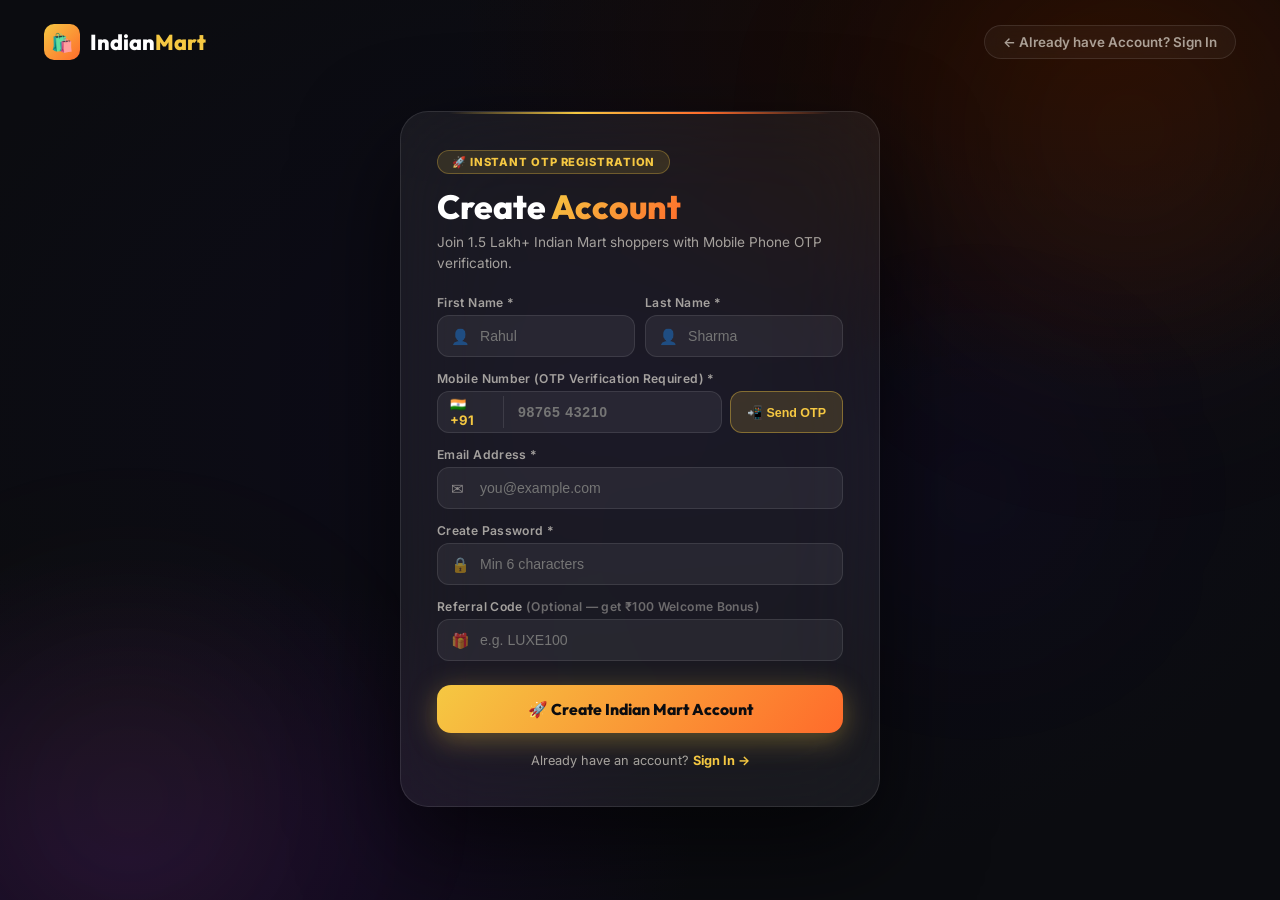
<file: register.html>
<!DOCTYPE html>
<html lang="en">
<head>
  <meta charset="UTF-8">
  <meta name="viewport" content="width=device-width, initial-scale=1.0">
  <title>Create Account &amp; Phone OTP — Indian Mart</title>
  <meta name="description" content="Join Indian Mart with Phone OTP verification — Get exclusive deals, reward points and fast delivery across India.">
  <link rel="preconnect" href="https://fonts.googleapis.com">
  <link rel="preconnect" href="https://fonts.gstatic.com" crossorigin>
  <link href="https://fonts.googleapis.com/css2?family=Outfit:wght@300;400;500;600;700;800;900&family=Inter:wght@300;400;500;600;700&display=swap" rel="stylesheet">
  <style>
    /* ── RESET & ROOT ────────────────────────────────────────────── */
    *, *::before, *::after { box-sizing: border-box; margin: 0; padding: 0; }
    :root {
      --gold:    #F5C842;
      --gold-2:  #E8A020;
      --orange:  #FF6B2B;
      --cream:   #FDF8EF;
      --dark:    #0B0C10;
      --dark-2:  #13141A;
      --glass:   rgba(255,255,255,0.06);
      --text:    #F0EBE0;
      --text-2:  rgba(240,235,224,0.65);
      --red:     #FF4D6D;
      --green:   #06D6A0;
      --radius:  18px;
      --ease:    cubic-bezier(0.16,1,0.3,1);
    }
    html { font-size: 16px; -webkit-font-smoothing: antialiased; }
    body {
      font-family: 'Inter', system-ui, sans-serif;
      background: var(--dark);
      color: var(--text);
      min-height: 100dvh;
      overflow-x: hidden;
    }

    /* ── ANIMATED BACKGROUND ─────────────────────────────────────── */
    .bg {
      position: fixed; inset: 0; z-index: 0; overflow: hidden;
      background: radial-gradient(ellipse 90% 70% at 85% 5%,  #1c0900 0%, transparent 55%),
                  radial-gradient(ellipse 80% 60% at 10% 95%, #1a0a2e 0%, transparent 55%),
                  radial-gradient(ellipse 60% 55% at 50% 45%, #0d0b1a 0%, transparent 100%),
                  #0B0C10;
    }
    .blob { position: absolute; border-radius: 50%; filter: blur(105px); pointer-events: none; animation: blobDrift ease-in-out infinite alternate; }
    .b1 { width:580px;height:580px;top:-160px;right:-140px;background:radial-gradient(circle,rgba(255,107,43,.13),transparent 68%);animation-duration:13s; }
    .b2 { width:460px;height:460px;bottom:-130px;left:-100px;background:radial-gradient(circle,rgba(245,200,66,.11),transparent 68%);animation-duration:16s;animation-delay:-6s; }
    .b3 { width:300px;height:300px;top:38%;right:12%;background:radial-gradient(circle,rgba(130,80,255,.08),transparent 68%);animation-duration:20s;animation-delay:-10s; }
    @keyframes blobDrift { from{transform:translate(0,0) scale(1)} to{transform:translate(28px,18px) scale(1.07)} }
    .sparkle { position: absolute; border-radius: 50%; pointer-events: none; animation: sfDrift linear infinite; }
    @keyframes sfDrift { 0%{transform:translateY(105vh);opacity:0} 10%{opacity:1} 90%{opacity:.6} 100%{transform:translateY(-5vh);opacity:0} }

    /* ── HEADER ─────────────────────────────────────────────────── */
    .page-header {
      position: relative; z-index: 10;
      display: flex; align-items: center; justify-content: space-between;
      padding: 24px 44px;
    }
    .logo {
      display: flex; align-items: center; gap: 10px; text-decoration: none;
      font-family: 'Outfit', sans-serif; font-size: 1.35rem; font-weight: 800; color: #fff;
    }
    .logo-mark {
      width: 36px; height: 36px; border-radius: 10px;
      background: linear-gradient(135deg, var(--gold), var(--orange));
      display: flex; align-items: center; justify-content: center; font-size: 18px;
    }
    .logo-text em { color: var(--gold); font-style: normal; }
    .header-back {
      display: flex; align-items: center; gap: 6px; text-decoration: none; color: var(--text-2);
      font-size: .84rem; font-weight: 600; padding: 8px 18px; border-radius: 999px;
      border: 1px solid rgba(255,255,255,.1); background: rgba(255,255,255,.04);
      backdrop-filter: blur(12px); transition: all .25s;
    }
    .header-back:hover { color: #fff; border-color: var(--gold); background: rgba(245,200,66,.1); }

    /* ── CARD & FORM ────────────────────────────────────────────── */
    .auth-wrap {
      position: relative; z-index: 10;
      display: flex; align-items: center; justify-content: center;
      padding: 20px 20px 50px; min-height: calc(100dvh - 120px);
    }
    .card {
      width: 100%; max-width: 480px;
      background: var(--glass);
      border: 1.5px solid rgba(255,255,255,.1);
      border-radius: 28px; padding: 38px 36px;
      backdrop-filter: blur(48px); -webkit-backdrop-filter: blur(48px);
      box-shadow: 0 40px 100px rgba(0,0,0,.65);
      position: relative; overflow: hidden;
    }
    .card::before {
      content:''; position:absolute; top:0; left:10%; right:10%; height:2px;
      background: linear-gradient(90deg,transparent,var(--gold),var(--orange),transparent);
    }
    .badge {
      display: inline-flex; align-items: center; gap: 6px;
      background: rgba(245,200,66,.12); border: 1px solid rgba(245,200,66,.3);
      color: var(--gold); font-size: .7rem; font-weight: 800; letter-spacing: .08em;
      text-transform: uppercase; padding: 4px 14px; border-radius: 999px; margin-bottom: 14px;
    }
    .card-title {
      font-family: 'Outfit', sans-serif; font-size: 2.1rem; font-weight: 800;
      line-height: 1.15; margin-bottom: 6px; color: #fff;
    }
    .card-title span {
      background: linear-gradient(130deg, var(--gold), var(--orange));
      -webkit-background-clip: text; -webkit-text-fill-color: transparent;
    }
    .card-sub { font-size: .85rem; color: var(--text-2); margin-bottom: 22px; line-height: 1.5; }

    /* Form Fields */
    .form { display: flex; flex-direction: column; gap: 14px; }
    .form-row { display: grid; grid-template-columns: 1fr 1fr; gap: 10px; }
    .fgroup { display: flex; flex-direction: column; gap: 5px; }
    .flabel { font-size: .76rem; font-weight: 600; color: var(--text-2); letter-spacing: .03em; }
    .fwrap { position: relative; display: flex; align-items: center; }
    .ficon { position: absolute; left: 14px; font-size: 15px; opacity: .5; pointer-events: none; }
    .finput {
      width: 100%; padding: 12px 16px 12px 42px;
      background: rgba(255,255,255,.06); border: 1.5px solid rgba(255,255,255,.1);
      border-radius: 12px; color: #fff; font-size: .88rem; outline: none; transition: all .2s;
    }
    .finput:focus { border-color: var(--gold); background: rgba(245,200,66,.06); box-shadow: 0 0 0 3px rgba(245,200,66,.1); }

    /* Phone Input with Send OTP Button */
    .phone-input-group {
      display: flex; gap: 8px; align-items: stretch;
    }
    .phone-box {
      flex: 1; position: relative; display: flex; align-items: center;
      background: rgba(255,255,255,.06); border: 1.5px solid rgba(255,255,255,.1);
      border-radius: 12px; overflow: hidden;
    }
    .phone-box:focus-within { border-color: var(--gold); background: rgba(245,200,66,.06); }
    .phone-pre {
      padding: 0 12px; font-size: .82rem; font-weight: 700; color: var(--gold);
      border-right: 1px solid rgba(255,255,255,.1); display: flex; align-items: center; gap: 4px;
    }
    .phone-inp {
      flex: 1; padding: 12px 14px; background: transparent; border: none; outline: none;
      color: #fff; font-size: .88rem; font-weight: 600; letter-spacing: .05em;
    }
    .btn-send-otp {
      padding: 0 16px; border-radius: 12px; border: 1px solid rgba(245,200,66,.4);
      background: rgba(245,200,66,.15); color: var(--gold); font-size: .78rem; font-weight: 800;
      cursor: pointer; white-space: nowrap; transition: all .2s;
    }
    .btn-send-otp:hover { background: var(--gold); color: #0B0C10; }
    .btn-send-otp:disabled { opacity: .5; cursor: not-allowed; }

    /* OTP Verification Container */
    .otp-verify-box {
      background: rgba(245,200,66,.08); border: 1.5px dashed rgba(245,200,66,.4);
      border-radius: 14px; padding: 14px 16px; display: none; margin-top: 4px;
    }
    .otp-digits-row {
      display: flex; justify-content: space-between; gap: 6px; margin: 10px 0;
    }
    .otp-digit {
      width: 44px; height: 48px; border-radius: 10px;
      background: rgba(255,255,255,.09); border: 1.5px solid rgba(255,255,255,.2);
      text-align: center; font-size: 1.25rem; font-weight: 800; color: var(--gold);
      outline: none; transition: all .2s; font-family: monospace;
    }
    .otp-digit:focus { border-color: var(--gold); background: rgba(245,200,66,.2); transform: scale(1.05); }

    .otp-actions-row {
      display: flex; justify-content: space-between; align-items: center; margin-top: 8px;
    }
    .btn-verify-otp {
      padding: 8px 18px; border-radius: 999px; background: #10B981; color: #fff;
      font-size: .78rem; font-weight: 800; border: none; cursor: pointer;
    }
    .verified-phone-badge {
      display: none; align-items: center; gap: 6px; color: #10B981;
      font-size: .75rem; font-weight: 800; margin-top: 4px;
    }

    /* Submit Button */
    .submit-btn {
      width: 100%; padding: 14px; border-radius: 14px; border: none;
      background: linear-gradient(130deg, var(--gold) 0%, var(--orange) 100%);
      color: #0B0C10; font-family: 'Outfit', sans-serif; font-size: .98rem; font-weight: 800;
      cursor: pointer; transition: all .3s var(--ease);
      box-shadow: 0 6px 28px rgba(245,200,66,.35); margin-top: 10px;
    }
    .submit-btn:hover { transform: translateY(-2px); box-shadow: 0 10px 36px rgba(245,200,66,.5); }

    /* Alert & Toast */
    .alert-box {
      padding: 12px 16px; border-radius: 12px; font-size: .82rem; margin-bottom: 16px; display: none;
    }
    .alert-box.err { background: rgba(255,77,109,.12); border: 1px solid var(--red); color: #ff8fa5; }
    .alert-box.ok  { background: rgba(6,214,160,.12); border: 1px solid var(--green); color: #34d39c; }

    #toasts { position: fixed; bottom: 24px; right: 24px; z-index: 9999; display: flex; flex-direction: column; gap: 10px; }
    .toast {
      padding: 12px 20px; background: rgba(11,12,16,.96); border-left: 3.5px solid var(--gold);
      border-radius: 12px; color: #fff; font-size: .85rem; font-weight: 600;
      box-shadow: 0 10px 36px rgba(0,0,0,.6); animation: toastIn .3s var(--ease);
    }
    @keyframes toastIn { from{transform:translateX(30px);opacity:0} to{transform:translateX(0);opacity:1} }
  </style>
</head>
<body>

<div class="bg">
  <div class="blob b1"></div>
  <div class="blob b2"></div>
  <div class="blob b3"></div>
  <div id="spark-wrap"></div>
</div>

<header class="page-header">
  <a href="index.html" class="logo">
    <div class="logo-mark">🛍️</div>
    <span class="logo-text">Indian<em>Mart</em></span>
  </a>
  <a href="login.html" class="header-back">← Already have Account? Sign In</a>
</header>

<main class="auth-wrap">
  <div class="card">
    <div class="badge">🚀 Instant OTP Registration</div>
    <h1 class="card-title">Create <span>Account</span></h1>
    <p class="card-sub">Join 1.5 Lakh+ Indian Mart shoppers with Mobile Phone OTP verification.</p>

    <div id="alert-box" class="alert-box"></div>

    <form class="form" id="register-form" onsubmit="handleRegistration(event)">

      <!-- Full Name -->
      <div class="form-row">
        <div class="fgroup">
          <label class="flabel" for="first_name">First Name *</label>
          <div class="fwrap">
            <span class="ficon">👤</span>
            <input type="text" id="first_name" class="finput" placeholder="Rahul" required>
          </div>
        </div>
        <div class="fgroup">
          <label class="flabel" for="last_name">Last Name *</label>
          <div class="fwrap">
            <span class="ficon">👤</span>
            <input type="text" id="last_name" class="finput" placeholder="Sharma" required>
          </div>
        </div>
      </div>

      <!-- Mobile Number with OTP Action Button -->
      <div class="fgroup">
        <label class="flabel" for="mobile">Mobile Number (OTP Verification Required) *</label>
        <div class="phone-input-group">
          <div class="phone-box">
            <div class="phone-pre">🇮🇳 +91</div>
            <input type="tel" class="phone-inp" id="mobile" placeholder="98765 43210" maxlength="10" required>
          </div>
          <button type="button" class="btn-send-otp" id="send-otp-btn" onclick="sendRegistrationOTP()">
            📲 Send OTP
          </button>
        </div>

        <div class="verified-phone-badge" id="phone-verified-tag">
          ✓ <span>Mobile Phone Number Verified</span>
        </div>

        <!-- Inline OTP Verification Box -->
        <div class="otp-verify-box" id="otp-verify-box">
          <div style="font-size:0.75rem; color:var(--gold); font-weight:700;">Enter 6-Digit Code sent to your phone:</div>
          <div class="otp-digits-row">
            <input type="text" maxlength="1" class="otp-digit" id="reg-otp-1" oninput="moveToNextReg(this, 'reg-otp-2')">
            <input type="text" maxlength="1" class="otp-digit" id="reg-otp-2" oninput="moveToNextReg(this, 'reg-otp-3')">
            <input type="text" maxlength="1" class="otp-digit" id="reg-otp-3" oninput="moveToNextReg(this, 'reg-otp-4')">
            <input type="text" maxlength="1" class="otp-digit" id="reg-otp-4" oninput="moveToNextReg(this, 'reg-otp-5')">
            <input type="text" maxlength="1" class="otp-digit" id="reg-otp-5" oninput="moveToNextReg(this, 'reg-otp-6')">
            <input type="text" maxlength="1" class="otp-digit" id="reg-otp-6">
          </div>
          <div class="otp-actions-row">
            <button type="button" class="btn-verify-otp" onclick="verifyRegistrationOTP()">
              ✅ Verify Code
            </button>
            <span style="font-size:0.72rem; color:var(--text-2);" id="resend-countdown-text">Resend in 30s</span>
          </div>
        </div>
      </div>

      <!-- Email -->
      <div class="fgroup">
        <label class="flabel" for="email">Email Address *</label>
        <div class="fwrap">
          <span class="ficon">✉️</span>
          <input type="email" id="email" class="finput" placeholder="you@example.com" required>
        </div>
      </div>

      <!-- Password -->
      <div class="fgroup">
        <label class="flabel" for="password">Create Password *</label>
        <div class="fwrap">
          <span class="ficon">🔒</span>
          <input type="password" id="password" class="finput" placeholder="Min 6 characters" required>
        </div>
      </div>

      <!-- Referral Code -->
      <div class="fgroup">
        <label class="flabel" for="referral">Referral Code <span style="opacity:0.6;">(Optional — get ₹100 Welcome Bonus)</span></label>
        <div class="fwrap">
          <span class="ficon">🎁</span>
          <input type="text" id="referral" class="finput" placeholder="e.g. LUXE100">
        </div>
      </div>

      <button type="submit" class="submit-btn" id="create-acc-btn">
        🚀 Create Indian Mart Account
      </button>

    </form>

    <p style="text-align:center; font-size:.8rem; color:var(--text-2); margin-top:20px;">
      Already have an account? <a href="login.html" style="color:var(--gold); font-weight:700; text-decoration:none;">Sign In →</a>
    </p>
  </div>
</main>

<div id="toasts"></div>

<script>
  let generatedRegOTP = null;
  let isPhoneVerified = false;
  let timerInterval = null;

  function showAlert(msg, type='err') {
    const el = document.getElementById('alert-box');
    el.className = `alert-box ${type}`;
    el.innerHTML = `${type==='err'?'❌':'✅'} ${msg}`;
    el.style.display = 'block';
  }
  function hideAlert() { document.getElementById('alert-box').style.display = 'none'; }

  function toast(msg, color='#F5C842') {
    const w = document.getElementById('toasts');
    const t = document.createElement('div');
    t.className = 'toast'; t.style.borderLeftColor = color; t.innerHTML = msg;
    w.appendChild(t);
    setTimeout(() => { t.remove(); }, 4500);
  }

  function moveToNextReg(current, nextId) {
    if (current.value.length >= 1 && nextId) {
      document.getElementById(nextId).focus();
    }
  }

  /* ── REGISTRATION PHONE OTP LOGIC ── */
  function sendRegistrationOTP() {
    hideAlert();
    const phoneInput = document.getElementById('mobile');
    const phone = phoneInput.value.replace(/\D/g, '');

    if (phone.length !== 10) {
      showAlert('Please enter a valid 10-digit Indian mobile number.');
      return;
    }

    generatedRegOTP = Math.floor(100000 + Math.random() * 900000).toString();

    // Reveal OTP Box
    document.getElementById('otp-verify-box').style.display = 'block';
    document.getElementById('send-otp-btn').innerText = 'Sent ✓';
    document.getElementById('send-otp-btn').disabled = true;

    // Simulated SMS Alert Notification
    toast(`📲 <strong>SMS Sent to +91 ${phone}</strong><br>Your Registration OTP is: <strong style="color:#F5C842;font-size:1.1rem;">${generatedRegOTP}</strong>`, '#06D6A0');

    // Auto-fill convenience
    for (let i = 1; i <= 6; i++) {
      const box = document.getElementById(`reg-otp-${i}`);
      if (box) box.value = generatedRegOTP[i-1];
    }

    // 30s Countdown
    let timeLeft = 30;
    const countdownEl = document.getElementById('resend-countdown-text');
    clearInterval(timerInterval);
    timerInterval = setInterval(() => {
      timeLeft--;
      if (countdownEl) countdownEl.innerText = `Resend in ${timeLeft}s`;
      if (timeLeft <= 0) {
        clearInterval(timerInterval);
        document.getElementById('send-otp-btn').disabled = false;
        document.getElementById('send-otp-btn').innerText = 'Resend OTP';
        if (countdownEl) countdownEl.innerText = 'Ready to Resend';
      }
    }, 1000);
  }

  function verifyRegistrationOTP() {
    hideAlert();
    let entered = '';
    for (let i = 1; i <= 6; i++) {
      entered += document.getElementById(`reg-otp-${i}`).value.trim();
    }

    if (entered.length !== 6) {
      showAlert('Please enter the complete 6-digit OTP.');
      return;
    }

    if (entered === generatedRegOTP || entered === '123456') {
      isPhoneVerified = true;
      document.getElementById('otp-verify-box').style.display = 'none';
      document.getElementById('send-otp-btn').style.display = 'none';
      document.getElementById('phone-verified-tag').style.display = 'flex';
      document.getElementById('mobile').readOnly = true;
      document.getElementById('mobile').style.opacity = '0.85';
      toast('🎉 Mobile Number Verified Successfully! You can now create your account.', '#06D6A0');
    } else {
      showAlert('Incorrect OTP code. Please enter the valid 6-digit OTP.');
    }
  }

  /* ── FORM SUBMISSION ── */
  function handleRegistration(e) {
    e.preventDefault();
    hideAlert();

    const firstName = document.getElementById('first_name').value.trim();
    const lastName  = document.getElementById('last_name').value.trim();
    const phone     = document.getElementById('mobile').value.replace(/\D/g, '');
    const email     = document.getElementById('email').value.trim();
    const password  = document.getElementById('password').value;

    if (!firstName || !lastName || !email || !password) {
      showAlert('Please fill in all required fields.');
      return;
    }

    if (!isPhoneVerified) {
      showAlert('Please verify your Mobile Phone Number via OTP before proceeding.');
      document.getElementById('send-otp-btn').scrollIntoView({ behavior: 'smooth', block: 'center' });
      return;
    }

    if (password.length < 6) {
      showAlert('Password must be at least 6 characters long.');
      return;
    }

    // Save to registered users list (Do NOT auto login)
    const registeredUsers = JSON.parse(localStorage.getItem('im_users') || '[]');
    const existingIndex = registeredUsers.findIndex(u => u.phone === phone || u.email === email);
    const newUser = {
      firstName: firstName,
      lastName: lastName,
      name: `${firstName} ${lastName}`,
      email: email,
      phone: phone,
      password: password
    };

    if (existingIndex > -1) {
      registeredUsers[existingIndex] = newUser;
    } else {
      registeredUsers.push(newUser);
    }
    localStorage.setItem('im_users', JSON.stringify(registeredUsers));

    toast('🎉 Account Registered Successfully! Redirecting to Sign In…', '#06D6A0');
    setTimeout(() => {
      window.location.href = `login.html?registered=1&phone=${encodeURIComponent(phone)}&name=${encodeURIComponent(firstName)}`;
    }, 1400);
  }
</script>
</body>
</html>
</file>
<file: style.css>
/* =====================================================================
   Indian Mart — Ultra-Modern Luxury & Interactive Design System
   High Aesthetic · Glassmorphism · Cyber-Gold / Saffron / Midnight Aurora
   Unique Interactive Features: Side-by-Side Compare · AI Assistant · 
   Currency Engine · Live Tracking · Audio FX · Flash Countdown
   ===================================================================== */

@import url('https://fonts.googleapis.com/css2?family=Plus+Jakarta+Sans:wght@300;400;500;600;700;800&family=Poppins:ital,wght@0,400;0,600;0,700;0,800;0,900;1,400&family=Inter:wght@300;400;500;600;700&display=swap');

/* ── CSS Custom Properties ─────────────────────────────────────────── */
:root {
  --bg:          #FFFFFF;
  --bg-soft:     #F8FAFC;
  --bg-alt:      #FFF8F2;
  --bg-card:     #FFFFFF;
  --bg-dark:     #080C1A;
  --bg-dark-card:#10172D;

  --border:      #E2E8F0;
  --border-soft: #EDF2F7;
  --border-glow: rgba(255, 90, 0, 0.35);

  --text:        #0F172A;
  --text-2:      #334155;
  --text-3:      #64748B;
  --text-inv:    #FFFFFF;

  --orange:      #FF5A00;
  --orange-2:    #FF7A30;
  --orange-glow: rgba(255, 90, 0, 0.22);
  --orange-pale: #FFF0E8;

  --gold:        #F59E0B;
  --gold-glow:   rgba(245, 158, 11, 0.3);
  --gold-light:  #FEF3C7;

  --green:       #10B981;
  --green-pale:  #D1FAE5;
  --navy:        #0B1536;
  --navy-2:      #1E3A8A;
  --purple:      #8B5CF6;

  --radius-xs:   6px;
  --radius-sm:   10px;
  --radius:      14px;
  --radius-lg:   20px;
  --radius-xl:   28px;
  --radius-pill: 999px;

  --shadow-xs:   0 1px 3px rgba(0,0,0,0.05);
  --shadow-sm:   0 4px 12px rgba(15,23,42,0.06);
  --shadow-md:   0 10px 30px rgba(15,23,42,0.08);
  --shadow-lg:   0 20px 48px rgba(15,23,42,0.12);
  --shadow-glow: 0 0 25px rgba(255,90,0,0.28);

  --header-h:    72px;
  --announce-h:  42px;
  --max-w:       1400px;
  --ease:        cubic-bezier(0.16, 1, 0.3, 1);
  --ease-bounce: cubic-bezier(0.34, 1.56, 0.64, 1);
}

/* ── Reset & Baseline ────────────────────────────────────────────── */
*, *::before, *::after { box-sizing: border-box; margin: 0; padding: 0; }
html { scroll-behavior: smooth; font-size: 16px; -webkit-font-smoothing: antialiased; }
body {
  background: var(--bg);
  color: var(--text);
  font-family: 'Plus Jakarta Sans', 'Inter', system-ui, sans-serif;
  line-height: 1.6;
  overflow-x: hidden;
}
img { display: block; max-width: 100%; height: auto; object-fit: cover; }
a { text-decoration: none; color: inherit; }
button { cursor: pointer; border: none; background: none; font-family: inherit; }
select, input, textarea { font-family: inherit; }
ul { list-style: none; }

::-webkit-scrollbar { width: 6px; }
::-webkit-scrollbar-track { background: #F1F5F9; }
::-webkit-scrollbar-thumb { background: #CBD5E1; border-radius: 999px; }
::-webkit-scrollbar-thumb:hover { background: var(--orange); }

/* ── BUTTONS ─────────────────────────────────────────────────────── */
.btn-primary {
  display: inline-flex; align-items: center; justify-content: center; gap: 8px;
  padding: 13px 30px;
  background: linear-gradient(135deg, #FF6B00 0%, #FF3D00 100%);
  color: #FFFFFF !important;
  font-family: 'Plus Jakarta Sans', sans-serif; font-size: 0.88rem; font-weight: 700;
  letter-spacing: 0.03em;
  border: none; border-radius: var(--radius-pill);
  box-shadow: 0 6px 22px rgba(255, 77, 0, 0.35);
  transition: all 0.25s var(--ease);
  white-space: nowrap;
}
.btn-primary:hover {
  transform: translateY(-2px);
  box-shadow: 0 10px 30px rgba(255, 77, 0, 0.45);
  background: linear-gradient(135deg, #FF7B1A 0%, #FF4D14 100%);
}
.btn-primary:active { transform: translateY(0); }

.btn-secondary {
  display: inline-flex; align-items: center; justify-content: center; gap: 8px;
  padding: 12px 26px;
  background: var(--bg-soft); color: var(--text);
  font-size: 0.86rem; font-weight: 600;
  border: 1.5px solid var(--border); border-radius: var(--radius-pill);
  transition: all 0.2s var(--ease);
}
.btn-secondary:hover {
  background: #FFFFFF; border-color: var(--orange); color: var(--orange);
  transform: translateY(-2px); box-shadow: var(--shadow-sm);
}

.btn-ghost {
  display: inline-flex; align-items: center; justify-content: center; gap: 8px;
  padding: 12px 28px;
  background: rgba(255,255,255,0.12);
  color: #FFFFFF;
  font-size: 0.86rem; font-weight: 600;
  border: 1.5px solid rgba(255,255,255,0.4);
  border-radius: var(--radius-pill);
  backdrop-filter: blur(10px);
  transition: all 0.25s var(--ease);
}
.btn-ghost:hover { background: rgba(255,255,255,0.22); border-color: #fff; transform: translateY(-2px); }

/* ── ANNOUNCEMENT BAR ───────────────────────────────────────────── */
.announcement-bar {
  position: relative; z-index: 120;
  background: linear-gradient(90deg, #091024 0%, #15224F 40%, #2A103D 75%, #091024 100%);
  height: var(--announce-h);
  display: flex; align-items: center; justify-content: space-between;
  padding: 0 24px;
  border-bottom: 1px solid rgba(255,255,255,0.08);
}
.announcement-bar.hidden { display: none; }
.announcement-inner {
  display: flex; align-items: center; gap: 16px; margin: 0 auto;
  font-size: 0.78rem; color: rgba(255,255,255,0.92); font-weight: 500;
}
.announcement-badge {
  display: inline-flex; align-items: center; gap: 5px;
  background: linear-gradient(135deg, #FF6B00, #FF3D00);
  color: #fff; padding: 2px 10px; border-radius: 999px;
  font-size: 0.68rem; font-weight: 800; letter-spacing: 0.08em; text-transform: uppercase;
}
.flash-timer-chip {
  display: inline-flex; align-items: center; gap: 6px;
  background: rgba(245, 158, 11, 0.15); border: 1px solid rgba(245, 158, 11, 0.4);
  color: #FCD34D; padding: 2px 10px; border-radius: 999px;
  font-family: monospace; font-size: 0.78rem; font-weight: 700;
}
.announcement-tools {
  display: flex; align-items: center; gap: 12px;
}
.announcement-tool-btn {
  display: inline-flex; align-items: center; gap: 4px;
  color: rgba(255,255,255,0.75); font-size: 0.72rem; font-weight: 600;
  padding: 3px 8px; border-radius: 6px; transition: all 0.2s;
  background: rgba(255,255,255,0.06);
}
.announcement-tool-btn:hover { color: #fff; background: rgba(255,255,255,0.15); }
.announcement-close {
  color: rgba(255,255,255,0.6); font-size: 1.2rem; line-height: 1; padding: 2px 6px;
  transition: color 0.2s;
}
.announcement-close:hover { color: #fff; }

/* ── SITE HEADER ────────────────────────────────────────────────── */
.site-header {
  position: sticky; top: 0; z-index: 100;
  background: rgba(255, 255, 255, 0.94);
  backdrop-filter: blur(16px);
  -webkit-backdrop-filter: blur(16px);
  border-bottom: 1px solid var(--border);
  transition: all 0.3s var(--ease);
}
.site-header.scrolled {
  box-shadow: 0 8px 30px rgba(15, 23, 42, 0.08);
}
.header-inner {
  max-width: var(--max-w); margin: 0 auto;
  padding: 0 24px; height: var(--header-h);
  display: flex; align-items: center; justify-content: space-between; gap: 20px;
}
.site-logo {
  display: flex; align-items: center; gap: 8px;
  font-family: 'Poppins', sans-serif; font-size: 1.45rem; font-weight: 900;
  color: #0F172A; letter-spacing: -0.02em;
}
.logo-icon-wrap {
  width: 38px; height: 38px; border-radius: 10px;
  background: linear-gradient(135deg, #FF6B00, #FF3D00);
  display: flex; align-items: center; justify-content: center;
  color: #fff; font-size: 1.1rem; box-shadow: 0 4px 12px rgba(255, 90, 0, 0.35);
}
.logo-text { font-weight: 900; }
.logo-accent {
  background: linear-gradient(135deg, #FF5A00, #FF8040);
  -webkit-background-clip: text; -webkit-text-fill-color: transparent;
}
.header-nav { display: flex; align-items: center; gap: 22px; }
.nav-link {
  font-size: 0.82rem; font-weight: 600; letter-spacing: 0.03em;
  color: var(--text-2); transition: all 0.2s; position: relative; padding: 6px 2px;
}
.nav-link::after {
  content: ''; position: absolute; bottom: 0; left: 0; right: 0;
  height: 2.5px; background: var(--orange); border-radius: 999px;
  transform: scaleX(0); transform-origin: left; transition: transform 0.25s var(--ease);
}
.nav-link:hover { color: var(--orange); }
.nav-link:hover::after { transform: scaleX(1); }

.header-actions { display: flex; align-items: center; gap: 8px; }

/* Currency Selector */
.currency-selector-wrap {
  position: relative; display: inline-flex; align-items: center;
}
.currency-select-btn {
  display: inline-flex; align-items: center; gap: 4px;
  padding: 6px 12px; border-radius: var(--radius-pill);
  border: 1.5px solid var(--border); background: var(--bg-soft);
  font-size: 0.76rem; font-weight: 700; color: var(--text);
  transition: all 0.2s; cursor: pointer;
}
.currency-select-btn:hover { border-color: var(--orange); background: #fff; color: var(--orange); }
.currency-dropdown {
  position: absolute; top: calc(100% + 8px); right: 0;
  background: #fff; border: 1.5px solid var(--border); border-radius: var(--radius);
  box-shadow: var(--shadow-lg); padding: 6px; min-width: 140px;
  display: none; flex-direction: column; gap: 2px; z-index: 150;
}
.currency-dropdown.open { display: flex; animation: fadeInDown 0.2s var(--ease); }
.currency-opt {
  display: flex; align-items: center; justify-content: space-between;
  padding: 8px 12px; border-radius: var(--radius-xs);
  font-size: 0.78rem; font-weight: 600; color: var(--text-2);
  transition: all 0.15s; cursor: pointer;
}
.currency-opt:hover, .currency-opt.active { background: var(--orange-pale); color: var(--orange); }

/* Action Icon Buttons */
.icon-btn {
  position: relative; width: 42px; height: 42px;
  display: flex; align-items: center; justify-content: center;
  color: var(--text-2); border-radius: 12px;
  background: var(--bg-soft); border: 1px solid var(--border-soft);
  transition: all 0.2s var(--ease);
}
.icon-btn:hover {
  color: var(--orange); background: var(--orange-pale);
  border-color: rgba(255,90,0,0.3); transform: translateY(-1px);
}
.btn-badge {
  position: absolute; top: -3px; right: -3px;
  min-width: 18px; height: 18px; padding: 0 5px;
  background: linear-gradient(135deg, #FF6B00, #FF3D00);
  color: #fff; font-size: 0.62rem; font-weight: 800; border-radius: 999px;
  display: none; align-items: center; justify-content: center;
  box-shadow: 0 2px 6px rgba(255, 61, 0, 0.4);
}
.btn-badge.visible { display: flex; }

.header-track-btn {
  display: inline-flex; align-items: center; gap: 6px;
  padding: 8px 14px; border-radius: var(--radius-pill);
  background: var(--bg-soft); border: 1.5px solid var(--border);
  color: var(--navy-2); font-size: 0.76rem; font-weight: 700;
  transition: all 0.2s;
}
.header-track-btn:hover { background: #EEF2FF; border-color: #6366F1; color: #4338CA; }

.header-login-btn {
  display: inline-flex; align-items: center; gap: 6px;
  padding: 9px 20px;
  background: linear-gradient(135deg, #FF6B00, #FF3D00);
  color: #fff; font-size: 0.8rem; font-weight: 700;
  border-radius: var(--radius-pill);
  box-shadow: 0 4px 14px rgba(255,90,0,0.3);
  transition: all 0.2s; white-space: nowrap; text-decoration: none;
}
.header-login-btn:hover { transform: translateY(-1px); box-shadow: 0 6px 20px rgba(255,90,0,0.42); }

.hamburger-btn {
  display: none; flex-direction: column; gap: 5px;
  width: 42px; height: 42px; align-items: center; justify-content: center;
  color: var(--text-2); border-radius: 10px; background: var(--bg-soft);
}
.hamburger-btn span { width: 20px; height: 2px; background: currentColor; border-radius: 2px; transition: 0.2s; }

/* ── SEARCH OVERLAY ─────────────────────────────────────────────── */
.search-overlay {
  position: fixed; inset: 0; z-index: 250;
  background: rgba(15, 23, 42, 0.75);
  backdrop-filter: blur(12px);
  display: flex; align-items: flex-start; justify-content: center;
  padding: 80px 20px 20px;
  opacity: 0; pointer-events: none;
  transition: opacity 0.25s var(--ease);
}
.search-overlay.open { opacity: 1; pointer-events: all; }
.search-modal-box {
  width: 100%; max-width: 720px;
  background: #FFFFFF; border-radius: var(--radius-xl);
  box-shadow: var(--shadow-lg); overflow: hidden;
  transform: translateY(-20px) scale(0.98);
  transition: transform 0.25s var(--ease);
}
.search-overlay.open .search-modal-box { transform: translateY(0) scale(1); }
.search-bar-top {
  display: flex; align-items: center; gap: 14px;
  padding: 20px 24px; border-bottom: 1.5px solid var(--border);
}
.search-bar-top svg { color: var(--orange); flex-shrink: 0; }
.search-overlay-input {
  flex: 1; border: none; outline: none; background: transparent;
  font-size: 1.15rem; font-weight: 600; color: var(--text);
}
.search-close-btn {
  width: 36px; height: 36px; border-radius: 50%;
  display: flex; align-items: center; justify-content: center;
  background: var(--bg-soft); color: var(--text-3); font-size: 1.2rem;
  transition: all 0.2s;
}
.search-close-btn:hover { background: var(--orange-pale); color: var(--orange); }
.search-suggestions-container {
  max-height: 420px; overflow-y: auto; padding: 16px 24px;
}
.search-quick-tags {
  display: flex; align-items: center; gap: 8px; flex-wrap: wrap; margin-bottom: 14px;
}
.search-tag {
  padding: 5px 12px; border-radius: var(--radius-pill);
  background: var(--bg-soft); border: 1px solid var(--border);
  font-size: 0.74rem; font-weight: 600; color: var(--text-2); cursor: pointer;
  transition: all 0.15s;
}
.search-tag:hover { background: var(--orange-pale); border-color: var(--orange); color: var(--orange); }
.search-result-item {
  display: flex; align-items: center; gap: 14px; padding: 10px 12px;
  border-radius: var(--radius-sm); transition: background 0.15s; cursor: pointer;
}
.search-result-item:hover { background: var(--bg-soft); }
.search-result-thumb { width: 46px; height: 46px; border-radius: 8px; object-fit: cover; }
.search-result-info { flex: 1; }
.search-result-name { font-size: 0.88rem; font-weight: 600; color: var(--text); }
.search-result-price { font-size: 0.82rem; font-weight: 700; color: var(--orange); }

/* ── HERO SECTION ───────────────────────────────────────────────── */
.hero-section {
  position: relative; min-height: 90vh;
  display: flex; align-items: center; justify-content: center;
  overflow: hidden; padding: 80px 24px;
  background: radial-gradient(ellipse 100% 90% at 75% 20%, #172554 0%, #0B132B 45%, #050814 100%);
  color: #fff;
}
.hero-galaxy-canvas {
  position: absolute; inset: 0; pointer-events: none; opacity: 0.6;
}
.hero-aurora-glow-1 {
  position: absolute; width: 600px; height: 600px; border-radius: 50%;
  background: radial-gradient(circle, rgba(255, 90, 0, 0.22) 0%, transparent 65%);
  top: -150px; right: -100px; pointer-events: none; filter: blur(40px);
}
.hero-aurora-glow-2 {
  position: absolute; width: 500px; height: 500px; border-radius: 50%;
  background: radial-gradient(circle, rgba(139, 92, 246, 0.2) 0%, transparent 65%);
  bottom: -150px; left: -100px; pointer-events: none; filter: blur(50px);
}
.hero-container {
  position: relative; z-index: 2;
  max-width: var(--max-w); width: 100%; margin: 0 auto;
  display: grid; grid-template-columns: 1.15fr 0.85fr; gap: 48px; align-items: center;
}
.hero-content { max-width: 680px; }
.hero-eyebrow-pill {
  display: inline-flex; align-items: center; gap: 8px;
  background: rgba(255, 255, 255, 0.08); border: 1px solid rgba(255, 255, 255, 0.2);
  backdrop-filter: blur(8px);
  color: #FCD34D; font-size: 0.76rem; font-weight: 700; letter-spacing: 0.08em;
  text-transform: uppercase; padding: 7px 18px; border-radius: var(--radius-pill);
  margin-bottom: 24px;
}
.hero-eyebrow-pill span {
  display: inline-block; width: 8px; height: 8px; border-radius: 50%;
  background: #10B981; box-shadow: 0 0 10px #10B981;
}
.hero-title {
  font-family: 'Poppins', sans-serif;
  font-size: clamp(2.4rem, 5vw, 4.4rem); font-weight: 900; line-height: 1.08;
  color: #FFFFFF; letter-spacing: -0.03em; margin-bottom: 20px;
}
.hero-title-highlight {
  background: linear-gradient(135deg, #FF9900 0%, #FF5A00 50%, #FF3366 100%);
  -webkit-background-clip: text; -webkit-text-fill-color: transparent;
}
.hero-subtitle {
  font-size: clamp(0.98rem, 1.8vw, 1.15rem); color: rgba(255, 255, 255, 0.85);
  line-height: 1.7; margin-bottom: 32px; font-weight: 400;
}
.hero-search-bar {
  display: flex; align-items: center; gap: 10px;
  background: rgba(255, 255, 255, 0.12); border: 1.5px solid rgba(255, 255, 255, 0.25);
  backdrop-filter: blur(14px); padding: 8px 10px 8px 20px;
  border-radius: var(--radius-pill); margin-bottom: 36px; max-width: 540px;
  box-shadow: 0 8px 32px rgba(0,0,0,0.3);
}
.hero-search-bar input {
  flex: 1; background: transparent; border: none; outline: none;
  color: #fff; font-size: 0.92rem; font-weight: 500;
}
.hero-search-bar input::placeholder { color: rgba(255, 255, 255, 0.6); }

.hero-stats-row {
  display: flex; align-items: center; gap: 32px; flex-wrap: wrap;
}
.hero-stat-item {
  display: flex; flex-direction: column;
}
.hero-stat-num {
  font-family: 'Poppins', sans-serif; font-size: 1.8rem; font-weight: 900;
  color: #FCD34D; line-height: 1;
}
.hero-stat-lbl {
  font-size: 0.72rem; color: rgba(255, 255, 255, 0.7);
  letter-spacing: 0.08em; text-transform: uppercase; margin-top: 4px;
}

/* Hero Spotlight Interactive Card */
.hero-spotlight-wrap {
  position: relative;
  perspective: 1000px;
}
.hero-spotlight-card {
  background: linear-gradient(145deg, rgba(255,255,255,0.12) 0%, rgba(255,255,255,0.04) 100%);
  border: 1.5px solid rgba(255,255,255,0.22);
  border-radius: var(--radius-xl);
  padding: 28px;
  backdrop-filter: blur(20px);
  box-shadow: 0 24px 60px rgba(0,0,0,0.45);
  transition: transform 0.4s var(--ease);
}
.hero-spotlight-top {
  display: flex; align-items: center; justify-content: space-between; margin-bottom: 18px;
}
.spotlight-deal-tag {
  background: linear-gradient(135deg, #FF5A00, #FF0055);
  color: #fff; font-size: 0.72rem; font-weight: 800;
  padding: 4px 12px; border-radius: 999px; letter-spacing: 0.08em;
  box-shadow: 0 4px 12px rgba(255, 0, 85, 0.35);
}
.spotlight-timer {
  font-family: monospace; font-size: 0.84rem; font-weight: 700; color: #FCD34D;
  background: rgba(0,0,0,0.3); padding: 4px 10px; border-radius: 8px;
}
.hero-spotlight-img-wrap {
  position: relative; width: 100%; height: 240px; border-radius: var(--radius);
  overflow: hidden; margin-bottom: 20px; border: 1px solid rgba(255,255,255,0.15);
}
.hero-spotlight-img-wrap img { width: 100%; height: 100%; object-fit: cover; transition: transform 0.6s var(--ease); }
.hero-spotlight-card:hover .hero-spotlight-img-wrap img { transform: scale(1.08); }
.spotlight-save-pill {
  position: absolute; bottom: 12px; right: 12px;
  background: #10B981; color: #fff; font-size: 0.74rem; font-weight: 800;
  padding: 4px 10px; border-radius: 999px;
}
.spotlight-title {
  font-family: 'Poppins', sans-serif; font-size: 1.2rem; font-weight: 700;
  color: #fff; margin-bottom: 8px; line-height: 1.3;
}
.spotlight-meta {
  display: flex; align-items: center; justify-content: space-between; margin-top: 14px;
}
.spotlight-price {
  font-family: 'Poppins', sans-serif; font-size: 1.45rem; font-weight: 900; color: #FCD34D;
}
.spotlight-orig {
  font-size: 0.88rem; color: rgba(255,255,255,0.5); text-decoration: line-through; margin-left: 6px;
}

/* ── MARQUEE TICKER ─────────────────────────────────────────────── */
.marquee-band {
  background: linear-gradient(90deg, #FF5A00 0%, #FF7A30 50%, #FF5A00 100%);
  overflow: hidden; height: 46px; display: flex; align-items: center;
  box-shadow: 0 4px 16px rgba(255,90,0,0.25);
}
.marquee-track {
  display: flex; gap: 0; white-space: nowrap;
  animation: marqueeScroll 26s linear infinite;
}
.marquee-track span {
  padding: 0 28px; font-size: 0.78rem; font-weight: 800;
  letter-spacing: 0.12em; text-transform: uppercase; color: #fff;
}
@keyframes marqueeScroll { from{transform:translateX(0);} to{transform:translateX(-50%);} }

/* ── CATEGORIES ─────────────────────────────────────────────────── */
.categories-section { padding: 80px 24px; background: var(--bg-alt); }
.section-header-wrap { text-align: center; margin-bottom: 44px; }
.section-pill-tag {
  display: inline-block; background: var(--orange-pale); color: var(--orange);
  font-size: 0.72rem; font-weight: 800; letter-spacing: 0.18em; text-transform: uppercase;
  padding: 6px 18px; border-radius: var(--radius-pill); border: 1.5px solid #FFD5B8;
  margin-bottom: 12px;
}
.section-main-heading {
  font-family: 'Poppins', sans-serif; font-size: clamp(1.8rem, 3.2vw, 2.8rem);
  font-weight: 900; color: #0F172A; letter-spacing: -0.02em;
}
.section-sub-text {
  font-size: 0.95rem; color: var(--text-3); margin-top: 8px; max-width: 560px; margin-left: auto; margin-right: auto;
}

.categories-grid {
  max-width: var(--max-w); margin: 0 auto;
  display: grid; grid-template-columns: repeat(4, 1fr); gap: 18px;
}
.category-card {
  position: relative; border-radius: var(--radius-lg); overflow: hidden;
  cursor: pointer; min-height: 170px;
  transition: transform 0.3s var(--ease), box-shadow 0.3s var(--ease);
}
.category-card:hover {
  transform: translateY(-6px);
  box-shadow: 0 16px 36px rgba(0,0,0,0.16);
}
.category-card.cat-featured { grid-column: span 2; min-height: 200px; }
.category-card-content {
  position: absolute; inset: 0;
  display: flex; flex-direction: column; justify-content: flex-end;
  padding: 22px; color: #fff;
  background: linear-gradient(to top, rgba(0,0,0,0.72) 0%, rgba(0,0,0,0.15) 60%, transparent 100%);
}
.category-icon { font-size: 2.2rem; margin-bottom: 6px; }
.category-card-content h3 {
  font-family: 'Poppins', sans-serif; font-size: 1.15rem; font-weight: 800; color: #fff;
}
.category-card-content p { font-size: 0.78rem; color: rgba(255,255,255,0.85); margin-top: 2px; }
.category-cta {
  display: inline-block; margin-top: 8px; font-size: 0.72rem; font-weight: 800;
  letter-spacing: 0.1em; text-transform: uppercase; color: #FCD34D;
}

/* ── PRODUCTS SECTION ───────────────────────────────────────────── */
.products-section { padding: 80px 24px; background: #FFFFFF; }
.filter-controls-wrap {
  max-width: var(--max-w); margin: 0 auto 32px;
  display: flex; align-items: center; justify-content: space-between; gap: 16px; flex-wrap: wrap;
}
.filter-pills-row {
  display: flex; gap: 8px; flex-wrap: wrap;
}
.filter-pill {
  padding: 9px 20px; border-radius: var(--radius-pill);
  border: 1.5px solid var(--border); background: #fff;
  color: var(--text-2); font-size: 0.8rem; font-weight: 700; cursor: pointer;
  transition: all 0.2s;
}
.filter-pill:hover { border-color: var(--orange); color: var(--orange); }
.filter-pill.active {
  background: linear-gradient(135deg, #FF6B00, #FF3D00);
  border-color: #FF3D00; color: #fff;
  box-shadow: 0 4px 14px rgba(255, 77, 0, 0.28);
}
.sort-select {
  padding: 10px 16px; border-radius: var(--radius);
  border: 1.5px solid var(--border); background: #fff;
  color: var(--text); font-size: 0.82rem; font-weight: 600; cursor: pointer; outline: none;
}

/* Product Cards Grid */
#products-grid {
  max-width: var(--max-w); margin: 0 auto;
  display: grid; grid-template-columns: repeat(auto-fill, minmax(240px, 1fr));
  gap: 24px;
}
.product-card {
  background: #FFFFFF; border-radius: var(--radius-lg);
  border: 1.5px solid var(--border-soft); overflow: hidden;
  transition: all 0.3s var(--ease); position: relative;
  display: flex; flex-direction: column;
}
.product-card:hover {
  transform: translateY(-6px);
  border-color: var(--border-glow);
  box-shadow: 0 16px 40px rgba(15, 23, 42, 0.1);
}
.product-image-wrap {
  position: relative; width: 100%; aspect-ratio: 1/1;
  background: #F8FAFC; overflow: hidden;
}
.product-image-wrap img {
  width: 100%; height: 100%; object-fit: cover;
  transition: transform 0.5s var(--ease);
}
.product-card:hover .product-image-wrap img { transform: scale(1.08); }

.product-badge {
  position: absolute; top: 12px; left: 12px;
  padding: 4px 10px; border-radius: 999px;
  font-size: 0.65rem; font-weight: 800; letter-spacing: 0.08em; text-transform: uppercase;
  z-index: 2;
}
.badge-new       { background: #0B1536; color: #fff; }
.badge-sale      { background: linear-gradient(135deg, #FF6B00, #FF3D00); color: #fff; }
.badge-exclusive { background: #8B5CF6; color: #fff; }
.badge-limited   { background: #10B981; color: #fff; }

.product-quick-actions {
  position: absolute; top: 12px; right: 12px;
  display: flex; flex-direction: column; gap: 6px;
  opacity: 0; transform: translateX(8px);
  transition: all 0.25s var(--ease); z-index: 3;
}
.product-card:hover .product-quick-actions { opacity: 1; transform: translateX(0); }
.product-act-btn {
  width: 36px; height: 36px; border-radius: 50%;
  background: #fff; box-shadow: 0 4px 12px rgba(0,0,0,0.12);
  display: flex; align-items: center; justify-content: center;
  color: var(--text-2); transition: all 0.2s; font-size: 0.88rem;
}
.product-act-btn:hover {
  background: var(--orange); color: #fff; transform: scale(1.1);
}
.product-act-btn.active {
  background: var(--orange); color: #fff;
}

.product-card-body {
  padding: 16px 18px 20px;
  display: flex; flex-direction: column; flex: 1;
}
.product-category-tag {
  font-size: 0.68rem; font-weight: 800; letter-spacing: 0.12em;
  text-transform: uppercase; color: var(--orange); margin-bottom: 6px;
}
.product-card-title {
  font-family: 'Poppins', sans-serif; font-size: 0.92rem; font-weight: 700;
  color: #0F172A; line-height: 1.35; margin-bottom: 8px;
  display: -webkit-box; -webkit-line-clamp: 2; -webkit-box-orient: vertical; overflow: hidden;
  height: 2.7em;
}
.product-card-rating {
  display: flex; align-items: center; gap: 6px; margin-bottom: 12px;
}
.product-stars { color: #F59E0B; font-size: 0.8rem; }
.product-rev-count { font-size: 0.72rem; color: var(--text-3); font-weight: 600; }
.product-card-pricing {
  display: flex; align-items: baseline; gap: 8px; margin-bottom: 14px;
}
.price-main {
  font-family: 'Poppins', sans-serif; font-size: 1.15rem; font-weight: 900;
  color: #0F172A;
}
.price-strike {
  font-size: 0.8rem; color: var(--text-3); text-decoration: line-through;
}
.discount-chip {
  font-size: 0.68rem; font-weight: 800; color: #10B981;
  background: var(--green-pale); padding: 2px 6px; border-radius: 4px;
}
.product-card-footer {
  margin-top: auto; display: grid; grid-template-columns: 1fr auto; gap: 8px;
}
.btn-card-add {
  padding: 10px 14px; border-radius: var(--radius-sm);
  background: var(--bg-soft); border: 1.5px solid var(--border);
  color: var(--text); font-size: 0.8rem; font-weight: 700;
  display: flex; align-items: center; justify-content: center; gap: 6px;
  transition: all 0.2s;
}
.btn-card-add:hover {
  background: var(--orange); border-color: var(--orange); color: #fff;
}
.btn-card-compare {
  width: 40px; height: 40px; border-radius: var(--radius-sm);
  background: var(--bg-soft); border: 1.5px solid var(--border);
  display: flex; align-items: center; justify-content: center;
  font-size: 0.85rem; color: var(--text-3); transition: all 0.2s;
}
.btn-card-compare:hover, .btn-card-compare.in-compare {
  background: #EEF2FF; border-color: #6366F1; color: #4F46E5;
}

/* ── SIDE-BY-SIDE COMPARE BAR & MODAL ───────────────────────────── */
.compare-floating-bar {
  position: fixed; bottom: 24px; left: 50%; transform: translateX(-50%) translateY(120px);
  background: #0F172A; color: #fff; padding: 12px 20px;
  border-radius: var(--radius-pill); box-shadow: 0 16px 40px rgba(0,0,0,0.35);
  display: flex; align-items: center; gap: 16px; z-index: 180;
  border: 1px solid rgba(255,255,255,0.15);
  transition: transform 0.3s var(--ease-bounce);
}
.compare-floating-bar.active { transform: translateX(-50%) translateY(0); }
.compare-thumbnails { display: flex; align-items: center; gap: 8px; }
.compare-thumb-slot {
  width: 36px; height: 36px; border-radius: 50%; overflow: hidden;
  border: 2px solid #F59E0B; background: #1E293B; display: flex; align-items: center; justify-content: center;
  font-size: 0.72rem; color: #94A3B8;
}
.compare-thumb-slot img { width: 100%; height: 100%; object-fit: cover; }

.compare-modal-overlay {
  position: fixed; inset: 0; z-index: 300;
  background: rgba(15, 23, 42, 0.75); backdrop-filter: blur(12px);
  display: flex; align-items: center; justify-content: center; padding: 24px;
  opacity: 0; pointer-events: none; transition: opacity 0.25s var(--ease);
}
.compare-modal-overlay.open { opacity: 1; pointer-events: all; }
.compare-modal-box {
  width: 100%; max-width: 1080px; max-height: 90vh;
  background: #FFFFFF; border-radius: var(--radius-xl);
  box-shadow: var(--shadow-lg); overflow: hidden;
  display: flex; flex-direction: column;
}
.compare-modal-header {
  padding: 20px 28px; border-bottom: 1.5px solid var(--border);
  display: flex; align-items: center; justify-content: space-between;
}
.compare-matrix-scroll {
  overflow-x: auto; padding: 24px 28px; flex: 1;
}
.compare-grid-matrix {
  display: grid; gap: 20px;
}

/* ── AI SHOPPING ASSISTANT WIDGET ("MartAI") ─────────────────────── */
.ai-assistant-toggle {
  position: fixed; bottom: 28px; right: 28px; z-index: 170;
  width: 60px; height: 60px; border-radius: 50%;
  background: linear-gradient(135deg, #FF6B00 0%, #7C3AED 100%);
  color: #fff; display: flex; align-items: center; justify-content: center;
  box-shadow: 0 8px 30px rgba(124, 58, 237, 0.4);
  cursor: pointer; transition: all 0.3s var(--ease-bounce);
  border: 2px solid rgba(255,255,255,0.3);
}
.ai-assistant-toggle:hover { transform: scale(1.1) rotate(5deg); }
.ai-badge-pulse {
  position: absolute; top: -2px; right: -2px;
  width: 14px; height: 14px; border-radius: 50%;
  background: #10B981; border: 2px solid #fff;
  animation: pulseGreen 1.5s infinite;
}
@keyframes pulseGreen { 0%,100%{transform:scale(1);opacity:1;} 50%{transform:scale(1.3);opacity:0.7;} }

.ai-chat-window {
  position: fixed; bottom: 98px; right: 28px; z-index: 175;
  width: 380px; max-width: calc(100vw - 40px); height: 540px; max-height: calc(100vh - 120px);
  background: #FFFFFF; border-radius: var(--radius-xl);
  box-shadow: 0 24px 60px rgba(15, 23, 42, 0.2);
  border: 1.5px solid var(--border); overflow: hidden;
  display: none; flex-direction: column;
  transform: translateY(20px) scale(0.95); opacity: 0;
  transition: all 0.25s var(--ease);
}
.ai-chat-window.open {
  display: flex; transform: translateY(0) scale(1); opacity: 1;
}
.ai-chat-header {
  padding: 16px 20px;
  background: linear-gradient(135deg, #0B1536 0%, #1E3A8A 60%, #7C3AED 100%);
  color: #fff; display: flex; align-items: center; justify-content: space-between;
}
.ai-chat-header-info { display: flex; align-items: center; gap: 10px; }
.ai-avatar {
  width: 36px; height: 36px; border-radius: 50%;
  background: linear-gradient(135deg, #FF6B00, #F59E0B);
  display: flex; align-items: center; justify-content: center; font-size: 1.1rem;
}
.ai-chat-body {
  flex: 1; overflow-y: auto; padding: 18px; display: flex; flex-direction: column; gap: 12px;
  background: #F8FAFC;
}
.ai-msg {
  max-width: 85%; padding: 10px 14px; border-radius: var(--radius);
  font-size: 0.84rem; line-height: 1.45;
}
.ai-msg.bot {
  align-self: flex-start; background: #FFFFFF; color: var(--text);
  border: 1px solid var(--border-soft); border-bottom-left-radius: 4px;
}
.ai-msg.user {
  align-self: flex-end; background: linear-gradient(135deg, #FF6B00, #FF3D00);
  color: #fff; border-bottom-right-radius: 4px;
}
.ai-chips-row {
  display: flex; gap: 6px; flex-wrap: wrap; margin-top: 6px;
}
.ai-chip-btn {
  background: #EEF2FF; color: #4F46E5; border: 1px solid #C7D2FE;
  padding: 4px 10px; border-radius: 999px; font-size: 0.72rem; font-weight: 600;
  cursor: pointer; transition: all 0.15s;
}
.ai-chip-btn:hover { background: #4F46E5; color: #fff; }
.ai-chat-footer {
  padding: 12px 16px; background: #fff; border-top: 1px solid var(--border);
  display: flex; align-items: center; gap: 8px;
}
.ai-chat-input {
  flex: 1; border: 1.5px solid var(--border); border-radius: var(--radius-pill);
  padding: 8px 14px; font-size: 0.84rem; outline: none;
}
.ai-chat-send {
  width: 36px; height: 36px; border-radius: 50%;
  background: var(--orange); color: #fff; display: flex; align-items: center; justify-content: center;
}

/* ── LIVE SOCIAL PROOF NOTIFICATION ─────────────────────────────── */
.social-proof-toast {
  position: fixed; bottom: 28px; left: 28px; z-index: 160;
  background: #FFFFFF; border-radius: var(--radius-lg);
  padding: 12px 16px; border: 1.5px solid var(--border);
  box-shadow: 0 12px 36px rgba(15, 23, 42, 0.14);
  display: flex; align-items: center; gap: 12px; max-width: 320px;
  transform: translateY(120px); opacity: 0;
  transition: all 0.35s var(--ease-bounce);
}
.social-proof-toast.show {
  transform: translateY(0); opacity: 1;
}
.sp-img { width: 44px; height: 44px; border-radius: 10px; object-fit: cover; }
.sp-text { font-size: 0.78rem; color: var(--text-2); line-height: 1.35; }
.sp-text strong { color: var(--text); font-weight: 700; }
.sp-time { font-size: 0.68rem; color: var(--text-3); margin-top: 2px; }

/* ── ORDER TRACKER MODAL ────────────────────────────────────────── */
.order-tracker-modal {
  position: fixed; inset: 0; z-index: 310;
  background: rgba(15, 23, 42, 0.8); backdrop-filter: blur(14px);
  display: flex; align-items: center; justify-content: center; padding: 20px;
  opacity: 0; pointer-events: none; transition: opacity 0.25s var(--ease);
}
.order-tracker-modal.open { opacity: 1; pointer-events: all; }
.order-tracker-box {
  width: 100%; max-width: 740px; max-height: 92vh; overflow-y: auto;
  background: #FFFFFF; border-radius: var(--radius-xl);
  box-shadow: var(--shadow-lg); padding: 32px 28px;
  position: relative;
}
.tracker-search-form {
  display: flex; gap: 10px; margin-bottom: 20px; flex-wrap: wrap;
}
.tracker-input-field {
  flex: 1; min-width: 240px; padding: 13px 18px; border-radius: var(--radius-sm);
  border: 1.5px solid var(--border); font-size: 0.92rem; outline: none;
  background: #F8FAFC; color: var(--text); font-family: inherit;
  transition: all 0.2s;
}
.tracker-input-field:focus { border-color: var(--orange); background: #fff; box-shadow: 0 0 0 3px var(--orange-pale); }
.tracker-status-banner {
  background: linear-gradient(135deg, #0B1536 0%, #1E3A8A 60%, #2563EB 100%);
  color: #fff; border-radius: var(--radius); padding: 18px 22px; margin-bottom: 20px;
  display: flex; justify-content: space-between; align-items: center; flex-wrap: wrap; gap: 14px;
}
.tracker-live-pulse-badge {
  display: inline-flex; align-items: center; gap: 6px;
  background: rgba(16, 185, 129, 0.2); border: 1px solid #10B981;
  color: #6EE7B7; padding: 4px 12px; border-radius: 999px;
  font-size: 0.72rem; font-weight: 800; letter-spacing: 0.08em; text-transform: uppercase;
}
.tracker-order-item-card {
  display: flex; align-items: center; gap: 16px; background: #F8FAFC;
  border: 1.5px solid var(--border); border-radius: var(--radius); padding: 14px 18px;
  margin-bottom: 24px;
}
.tracker-order-img { width: 64px; height: 64px; border-radius: 10px; object-fit: cover; }
.tracker-timeline {
  margin: 32px 0 24px; display: flex; justify-content: space-between; position: relative;
}
.tracker-timeline::before {
  content: ''; position: absolute; top: 20px; left: 30px; right: 30px; height: 4px;
  background: #E2E8F0; z-index: 1; border-radius: 4px;
}
.tracker-timeline-progress {
  position: absolute; top: 20px; left: 30px; height: 4px;
  background: linear-gradient(90deg, #10B981, #FF5A00);
  z-index: 1; transition: width 0.5s var(--ease); border-radius: 4px;
}
.tracker-step {
  position: relative; z-index: 2; display: flex; flex-direction: column; align-items: center; gap: 8px; text-align: center; max-width: 90px;
}
.tracker-step-icon {
  width: 42px; height: 42px; border-radius: 50%;
  background: #FFFFFF; border: 2.5px solid #CBD5E1; color: #64748B;
  display: flex; align-items: center; justify-content: center; font-size: 1rem;
  box-shadow: var(--shadow-sm); transition: all 0.3s var(--ease);
}
.tracker-step.completed .tracker-step-icon {
  background: #10B981; border-color: #10B981; color: #fff;
}
.tracker-step.active .tracker-step-icon {
  background: #FF5A00; border-color: #FF5A00; color: #fff;
  box-shadow: 0 0 18px rgba(255,90,0,0.5); transform: scale(1.12);
}
.tracker-step-label { font-size: 0.74rem; font-weight: 700; color: var(--text-2); line-height: 1.2; }
.tracker-step-time { font-size: 0.65rem; color: var(--text-3); font-weight: 500; }

.tracker-hub-card {
  background: #FFF8F2; border: 1.5px solid #FFD5B8; border-radius: var(--radius);
  padding: 16px 20px; margin-bottom: 20px; display: flex; align-items: flex-start; gap: 14px;
}
.tracker-logs-accordion {
  border: 1.5px solid var(--border); border-radius: var(--radius); overflow: hidden; margin-bottom: 20px;
}
.tracker-log-header {
  padding: 12px 18px; background: #F8FAFC; font-size: 0.82rem; font-weight: 700;
  color: var(--text); border-bottom: 1px solid var(--border); display: flex; justify-content: space-between;
}
.tracker-log-list { padding: 14px 18px; display: flex; flex-direction: column; gap: 12px; }
.tracker-log-entry {
  display: grid; grid-template-columns: 85px 1fr; gap: 14px; font-size: 0.78rem;
  padding-bottom: 10px; border-bottom: 1px dashed var(--border-soft);
}
.tracker-log-entry:last-child { border-bottom: none; padding-bottom: 0; }
.tracker-log-time { color: var(--text-3); font-weight: 600; }
.tracker-log-desc strong { color: var(--text); }

.tracker-courier-card {
  display: flex; align-items: center; justify-content: space-between; flex-wrap: wrap; gap: 12px;
  background: #F1F5F9; border-radius: var(--radius-sm); padding: 12px 18px; font-size: 0.8rem;
}

/* ── CART & WISHLIST DRAWERS ────────────────────────────────────── */
.drawer-overlay {
  position: fixed; inset: 0; background: rgba(15, 23, 42, 0.6);
  backdrop-filter: blur(6px); z-index: 200; opacity: 0; pointer-events: none;
  transition: opacity 0.3s;
}
.drawer-overlay.open { opacity: 1; pointer-events: all; }
.cart-drawer, .wishlist-drawer {
  position: fixed; top: 0; right: 0; width: min(440px, 92vw); height: 100vh;
  background: #FFFFFF; z-index: 210; transform: translateX(100%);
  transition: transform 0.35s var(--ease);
  display: flex; flex-direction: column; box-shadow: -10px 0 40px rgba(0,0,0,0.15);
}
.cart-drawer.open, .wishlist-drawer.open { transform: translateX(0); }
.drawer-header {
  padding: 20px 24px; border-bottom: 1.5px solid var(--border);
  display: flex; align-items: center; justify-content: space-between;
}
.drawer-header h3 { font-family: 'Poppins', sans-serif; font-size: 1.15rem; font-weight: 800; }
.drawer-close-btn { font-size: 1.5rem; color: var(--text-3); transition: color 0.2s; }
.drawer-close-btn:hover { color: var(--orange); }

/* Free Shipping Meter */
.free-shipping-bar-wrap {
  padding: 12px 24px; background: #FFF8F2; border-bottom: 1px solid #FFD5B8;
}
.free-shipping-text { font-size: 0.78rem; font-weight: 600; color: #4A3728; margin-bottom: 6px; }
.free-shipping-progress-track {
  width: 100%; height: 6px; background: #FFE0CC; border-radius: 999px; overflow: hidden;
}
.free-shipping-progress-fill {
  height: 100%; background: linear-gradient(90deg, #FF7A30, #10B981);
  border-radius: 999px; transition: width 0.3s var(--ease);
}

.cart-items, .wishlist-items {
  flex: 1; overflow-y: auto; padding: 20px 24px; display: flex; flex-direction: column; gap: 16px;
}
.cart-item-row {
  display: grid; grid-template-columns: 70px 1fr auto; gap: 14px; align-items: center;
  padding-bottom: 16px; border-bottom: 1px solid var(--border-soft);
}
.cart-item-img { width: 70px; height: 70px; border-radius: 10px; object-fit: cover; }
.cart-item-title { font-size: 0.86rem; font-weight: 700; color: var(--text); line-height: 1.3; }
.cart-item-price { font-size: 0.84rem; font-weight: 800; color: var(--orange); margin-top: 4px; }
.cart-qty-ctrl {
  display: flex; align-items: center; gap: 8px; margin-top: 6px;
}
.qty-btn {
  width: 26px; height: 26px; border-radius: 6px; background: var(--bg-soft);
  border: 1px solid var(--border); display: flex; align-items: center; justify-content: center;
  font-size: 0.85rem; font-weight: 700;
}

.cart-footer {
  padding: 20px 24px; border-top: 1.5px solid var(--border); background: #FFFFFF;
}
.coupon-chips-row {
  display: flex; gap: 6px; margin-bottom: 12px; flex-wrap: wrap;
}
.coupon-chip-pill {
  padding: 4px 10px; border-radius: 999px; background: #FFF0E8; border: 1px dashed var(--orange);
  font-size: 0.7rem; font-weight: 700; color: var(--orange); cursor: pointer;
}
.coupon-input-group {
  display: flex; gap: 8px; margin-bottom: 14px;
}
.coupon-input {
  flex: 1; padding: 10px 14px; border-radius: var(--radius-sm);
  border: 1.5px solid var(--border); font-size: 0.84rem; outline: none;
}
.summary-row {
  display: flex; align-items: center; justify-content: space-between;
  font-size: 0.85rem; color: var(--text-2); margin-bottom: 8px;
}
.summary-row.total-row {
  font-family: 'Poppins', sans-serif; font-size: 1.15rem; font-weight: 900;
  color: #0F172A; margin-top: 10px; padding-top: 10px; border-top: 1px solid var(--border);
}

.cart-actions-grid {
  display: grid; grid-template-columns: 1fr auto; gap: 10px; margin-top: 14px;
}
.btn-whatsapp-order {
  padding: 12px; border-radius: var(--radius-pill);
  background: #25D366; color: #fff; font-size: 0.82rem; font-weight: 700;
  display: flex; align-items: center; justify-content: center; gap: 6px;
}

/* ── MODALS (Quick View, Checkout, Success) ───────────────────────── */
.modal-overlay {
  position: fixed; inset: 0; background: rgba(15, 23, 42, 0.75);
  backdrop-filter: blur(10px); z-index: 250; opacity: 0; pointer-events: none;
  display: flex; align-items: center; justify-content: center; padding: 20px;
  transition: opacity 0.25s var(--ease);
}
.modal-overlay.open { opacity: 1; pointer-events: all; }
.quickview-modal, .checkout-modal, .success-modal {
  width: 100%; max-width: 820px; max-height: 90vh; overflow-y: auto;
  background: #FFFFFF; border-radius: var(--radius-xl);
  box-shadow: var(--shadow-lg); position: relative;
}
.modal-close-btn {
  position: absolute; top: 18px; right: 18px; z-index: 10;
  width: 36px; height: 36px; border-radius: 50%;
  background: var(--bg-soft); color: var(--text-2);
  display: flex; align-items: center; justify-content: center; font-size: 1.2rem;
  transition: all 0.2s;
}
.modal-close-btn:hover { background: var(--orange-pale); color: var(--orange); }

/* Quickview Layout */
.quickview-inner {
  display: grid; grid-template-columns: 1fr 1fr; gap: 32px; padding: 32px;
}
.qv-image-box {
  border-radius: var(--radius); overflow: hidden; background: #F8FAFC;
  aspect-ratio: 1/1; position: relative;
}
.qv-image-box img { width: 100%; height: 100%; object-fit: cover; }
.qv-swatches { display: flex; gap: 8px; margin: 12px 0; }
.qv-swatch-dot {
  width: 24px; height: 24px; border-radius: 50%; border: 2px solid #fff;
  box-shadow: 0 0 0 1px #CBD5E1; cursor: pointer;
}

/* Toast Container */
.toast-container {
  position: fixed; top: 24px; right: 24px; z-index: 350;
  display: flex; flex-direction: column; gap: 10px; pointer-events: none;
}
.toast {
  background: #0F172A; color: #fff; padding: 12px 20px; border-radius: var(--radius-pill);
  font-size: 0.85rem; font-weight: 600; box-shadow: var(--shadow-lg);
  display: flex; align-items: center; gap: 10px; pointer-events: all;
  animation: toastIn 0.3s var(--ease-bounce);
}
@keyframes toastIn { from{transform:translateX(100%);opacity:0;} to{transform:translateX(0);opacity:1;} }

/* Animations */
@keyframes fadeInDown { from{opacity:0;transform:translateY(-10px);} to{opacity:1;transform:translateY(0);} }

/* ── RESPONSIVE ─────────────────────────────────────────────────── */
@media (max-width: 1024px) {
  .hero-container { grid-template-columns: 1fr; text-align: center; }
  .hero-content { margin: 0 auto; }
  .hero-search-bar { margin-left: auto; margin-right: auto; }
  .hero-stats-row { justify-content: center; }
  .categories-grid { grid-template-columns: repeat(2, 1fr); }
  .quickview-inner { grid-template-columns: 1fr; }
}
@media (max-width: 768px) {
  .header-nav { display: none; }
  .hamburger-btn { display: flex; }
  .categories-grid { grid-template-columns: repeat(2, 1fr); gap: 10px; }
  .category-card { min-height: 130px; }
  .category-card.cat-featured { grid-column: span 2; }
  #products-grid { grid-template-columns: repeat(2, 1fr); gap: 12px; }
  .product-card-body { padding: 12px; }
  .product-card-title { font-size: 0.82rem; height: auto; }
  .btn-card-add span { display: none; }
  .social-proof-toast { left: 16px; bottom: 16px; max-width: 280px; }
  .ai-assistant-toggle { bottom: 16px; right: 16px; width: 52px; height: 52px; }
  .ai-chat-window { bottom: 78px; right: 16px; width: calc(100vw - 32px); }
}
</file>
